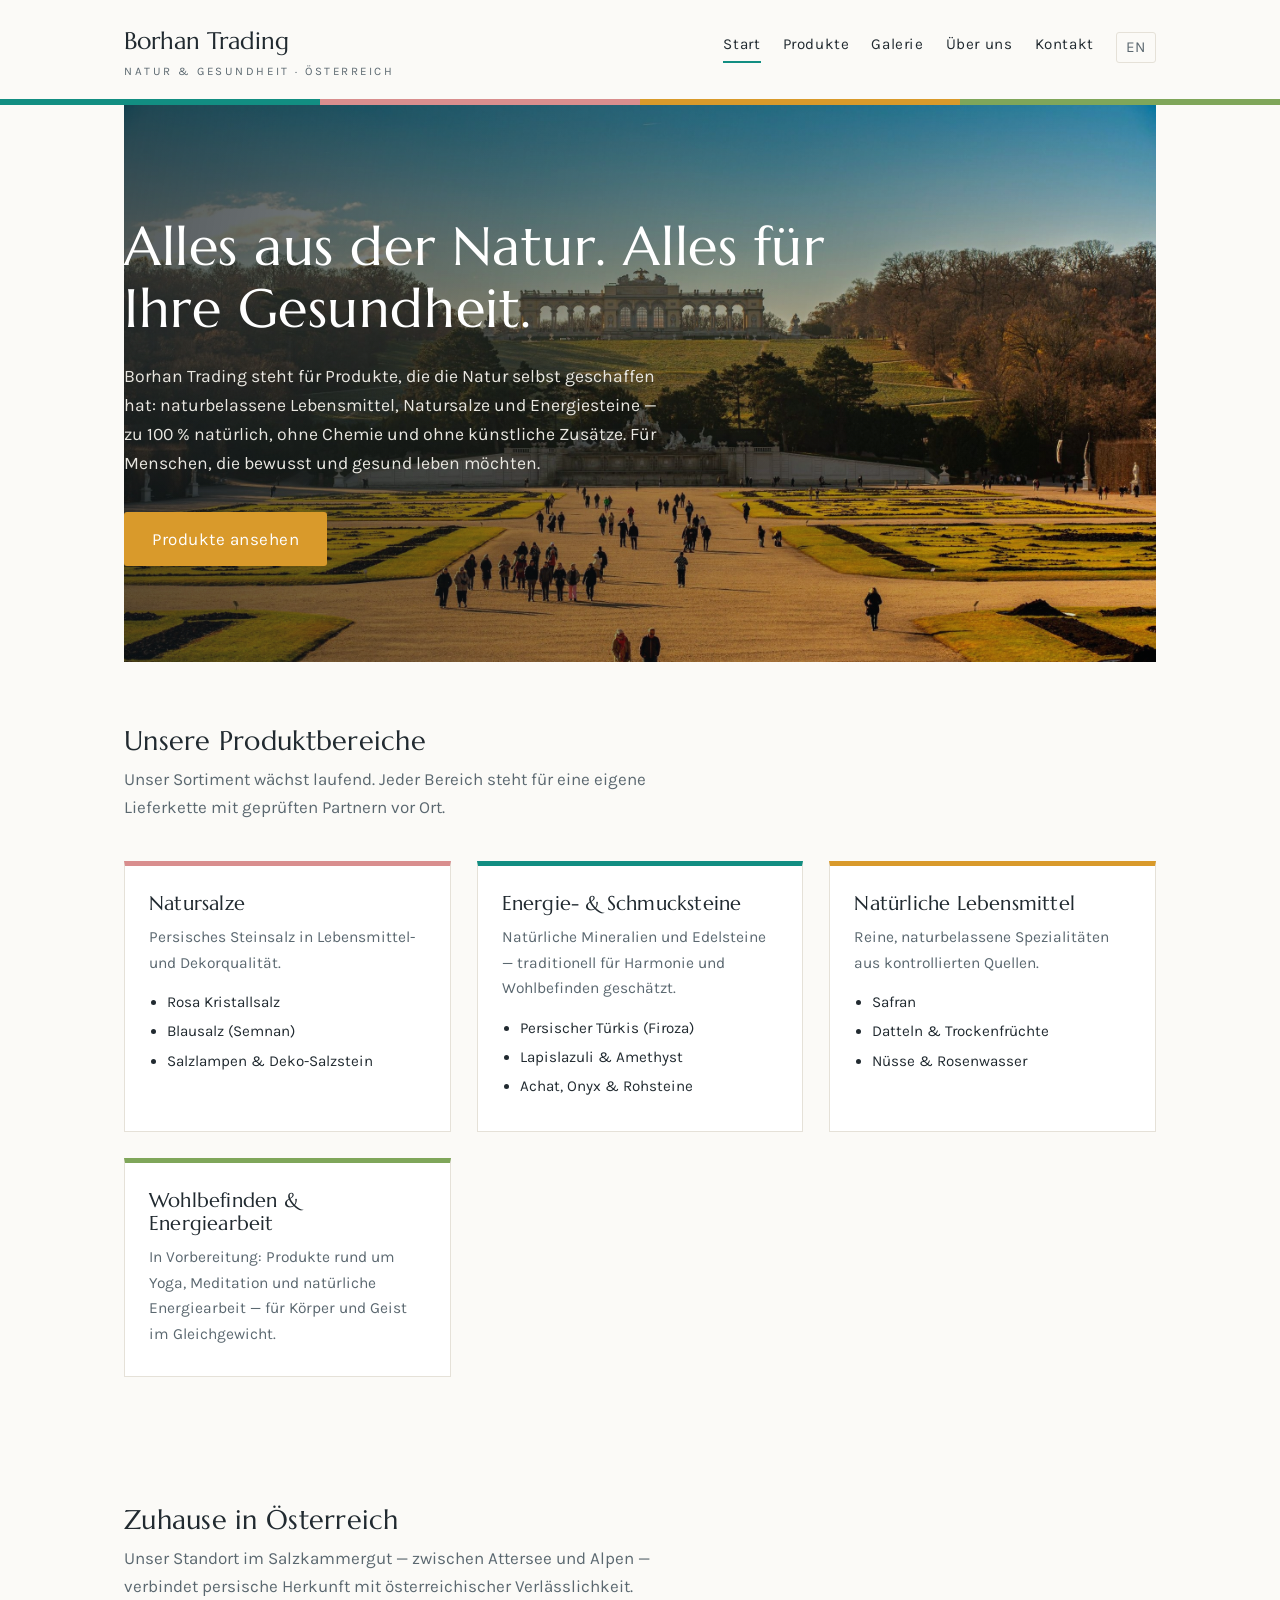
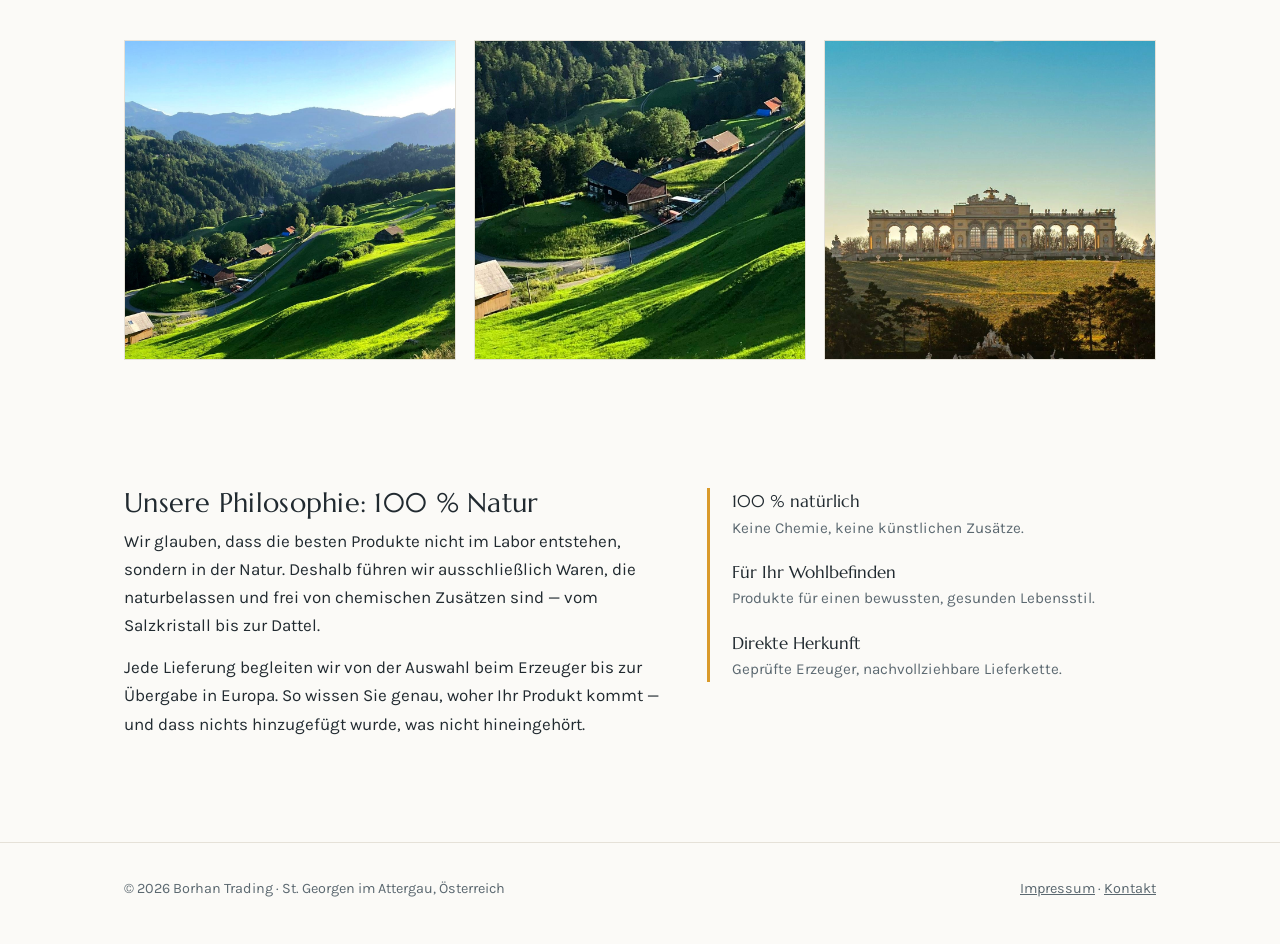
<file: index.html>
<!DOCTYPE html>
<html lang="de">
<head>
  <meta charset="UTF-8">
  <meta name="viewport" content="width=device-width, initial-scale=1.0">
  <title>Borhan Trading — Import &amp; Großhandel | Natursalze, Edelsteine, Lebensmittel</title>
  <meta name="description" content="Borhan Trading importiert ausgewählte Naturprodukte aus dem Iran nach Europa: Natursalze, Edel- und Schmucksteine, Lebensmittel und mehr. Großhandel mit Sitz in Österreich.">
  <link rel="preconnect" href="https://fonts.googleapis.com">
  <link href="https://fonts.googleapis.com/css2?family=Marcellus&family=Karla:wght@400;700&display=swap" rel="stylesheet">
  <link rel="stylesheet" href="css/style.css">
</head>
<body>

<header>
  <div class="wrap">
    <div class="topbar">
      <a class="brand" href="index.html">Borhan Trading
        <small>Natur &amp; Gesundheit · Österreich</small>
      </a>
      <nav aria-label="Hauptnavigation">
        <a href="index.html" aria-current="page">Start</a>
        <a href="produkte.html">Produkte</a>
        <a href="galerie.html">Galerie</a>
        <a href="ueber-uns.html">Über uns</a>
        <a href="kontakt.html">Kontakt</a>
        <a class="lang" href="en/index.html" lang="en">EN</a>
      </nav>
    </div>
  </div>
  <div class="spectrum" aria-hidden="true">
    <span class="s1"></span><span class="s2"></span><span class="s3"></span><span class="s4"></span>
  </div>
</header>

<main>
  <div class="wrap">

    <div class="hero hero-photo">
      <h1>Alles aus der Natur. Alles für Ihre Gesundheit.</h1>
      <p>Borhan Trading steht für Produkte, die die Natur selbst geschaffen hat:
         naturbelassene Lebensmittel, Natursalze und Energiesteine — zu 100 %
         natürlich, ohne Chemie und ohne künstliche Zusätze. Für Menschen,
         die bewusst und gesund leben möchten.</p>
      <a class="cta" href="produkte.html">Produkte ansehen</a>
    </div>

    <section aria-labelledby="cats-title">
      <h2 class="section-title" id="cats-title">Unsere Produktbereiche</h2>
      <p class="section-lead">Unser Sortiment wächst laufend. Jeder Bereich steht
         für eine eigene Lieferkette mit geprüften Partnern vor Ort.</p>

      <!-- برای افزودن دسته‌ی جدید: یک article دیگر کپی کنید و رنگ نوار بالا را عوض کنید -->
      <div class="cats">
        <article class="cat" style="border-top-color: var(--salz);">
          <h3>Natursalze</h3>
          <p>Persisches Steinsalz in Lebensmittel- und Dekorqualität.</p>
          <ul>
            <li>Rosa Kristallsalz</li>
            <li>Blausalz (Semnan)</li>
            <li>Salzlampen &amp; Deko-Salzstein</li>
          </ul>
        </article>

        <article class="cat" style="border-top-color: var(--firoza);">
          <h3>Energie- &amp; Schmucksteine</h3>
          <p>Natürliche Mineralien und Edelsteine — traditionell für Harmonie
             und Wohlbefinden geschätzt.</p>
          <ul>
            <li>Persischer Türkis (Firoza)</li>
            <li>Lapislazuli &amp; Amethyst</li>
            <li>Achat, Onyx &amp; Rohsteine</li>
          </ul>
        </article>

        <article class="cat" style="border-top-color: var(--safran);">
          <h3>Natürliche Lebensmittel</h3>
          <p>Reine, naturbelassene Spezialitäten aus kontrollierten Quellen.</p>
          <ul>
            <li>Safran</li>
            <li>Datteln &amp; Trockenfrüchte</li>
            <li>Nüsse &amp; Rosenwasser</li>
          </ul>
        </article>

        <article class="cat" style="border-top-color: var(--pistazie);">
          <h3>Wohlbefinden &amp; Energiearbeit</h3>
          <p>In Vorbereitung: Produkte rund um Yoga, Meditation und
             natürliche Energiearbeit — für Körper und Geist im Gleichgewicht.</p>
        </article>
      </div>
    </section>

    <section aria-labelledby="austria-title">
      <h2 class="section-title" id="austria-title">Zuhause in Österreich</h2>
      <p class="section-lead">Unser Standort im Salzkammergut — zwischen Attersee
         und Alpen — verbindet persische Herkunft mit österreichischer Verlässlichkeit.</p>
      <div class="photo-row">
        <figure>
          <img src="images/austria-1.jpg" alt="Attersee im Salzkammergut" loading="lazy">
        </figure>
        <figure>
          <img src="images/austria-2.jpg" alt="Hallstatt am Hallstätter See" loading="lazy">
        </figure>
        <figure>
          <img src="images/austria-3.jpg" alt="Österreichische Alpen" loading="lazy">
        </figure>
      </div>
    </section>

    <section aria-labelledby="why-title">
      <div class="split">
        <div>
          <h2 class="section-title" id="why-title">Unsere Philosophie: 100 % Natur</h2>
          <p>Wir glauben, dass die besten Produkte nicht im Labor entstehen,
             sondern in der Natur. Deshalb führen wir ausschließlich Waren,
             die naturbelassen und frei von chemischen Zusätzen sind — vom
             Salzkristall bis zur Dattel.</p>
          <p style="margin-top:14px;">Jede Lieferung begleiten wir von der
             Auswahl beim Erzeuger bis zur Übergabe in Europa. So wissen Sie
             genau, woher Ihr Produkt kommt — und dass nichts hinzugefügt
             wurde, was nicht hineingehört.</p>
        </div>
        <dl class="facts">
          <dt>100 % natürlich</dt>
          <dd>Keine Chemie, keine künstlichen Zusätze.</dd>
          <dt>Für Ihr Wohlbefinden</dt>
          <dd>Produkte für einen bewussten, gesunden Lebensstil.</dd>
          <dt>Direkte Herkunft</dt>
          <dd>Geprüfte Erzeuger, nachvollziehbare Lieferkette.</dd>
        </dl>
      </div>
    </section>

  </div>
</main>

<footer>
  <div class="wrap foot">
    <span>© 2026 Borhan Trading · St. Georgen im Attergau, Österreich</span>
    <span><a href="impressum.html">Impressum</a> · <a href="kontakt.html">Kontakt</a></span>
  </div>
</footer>

</body>
</html>
</file>
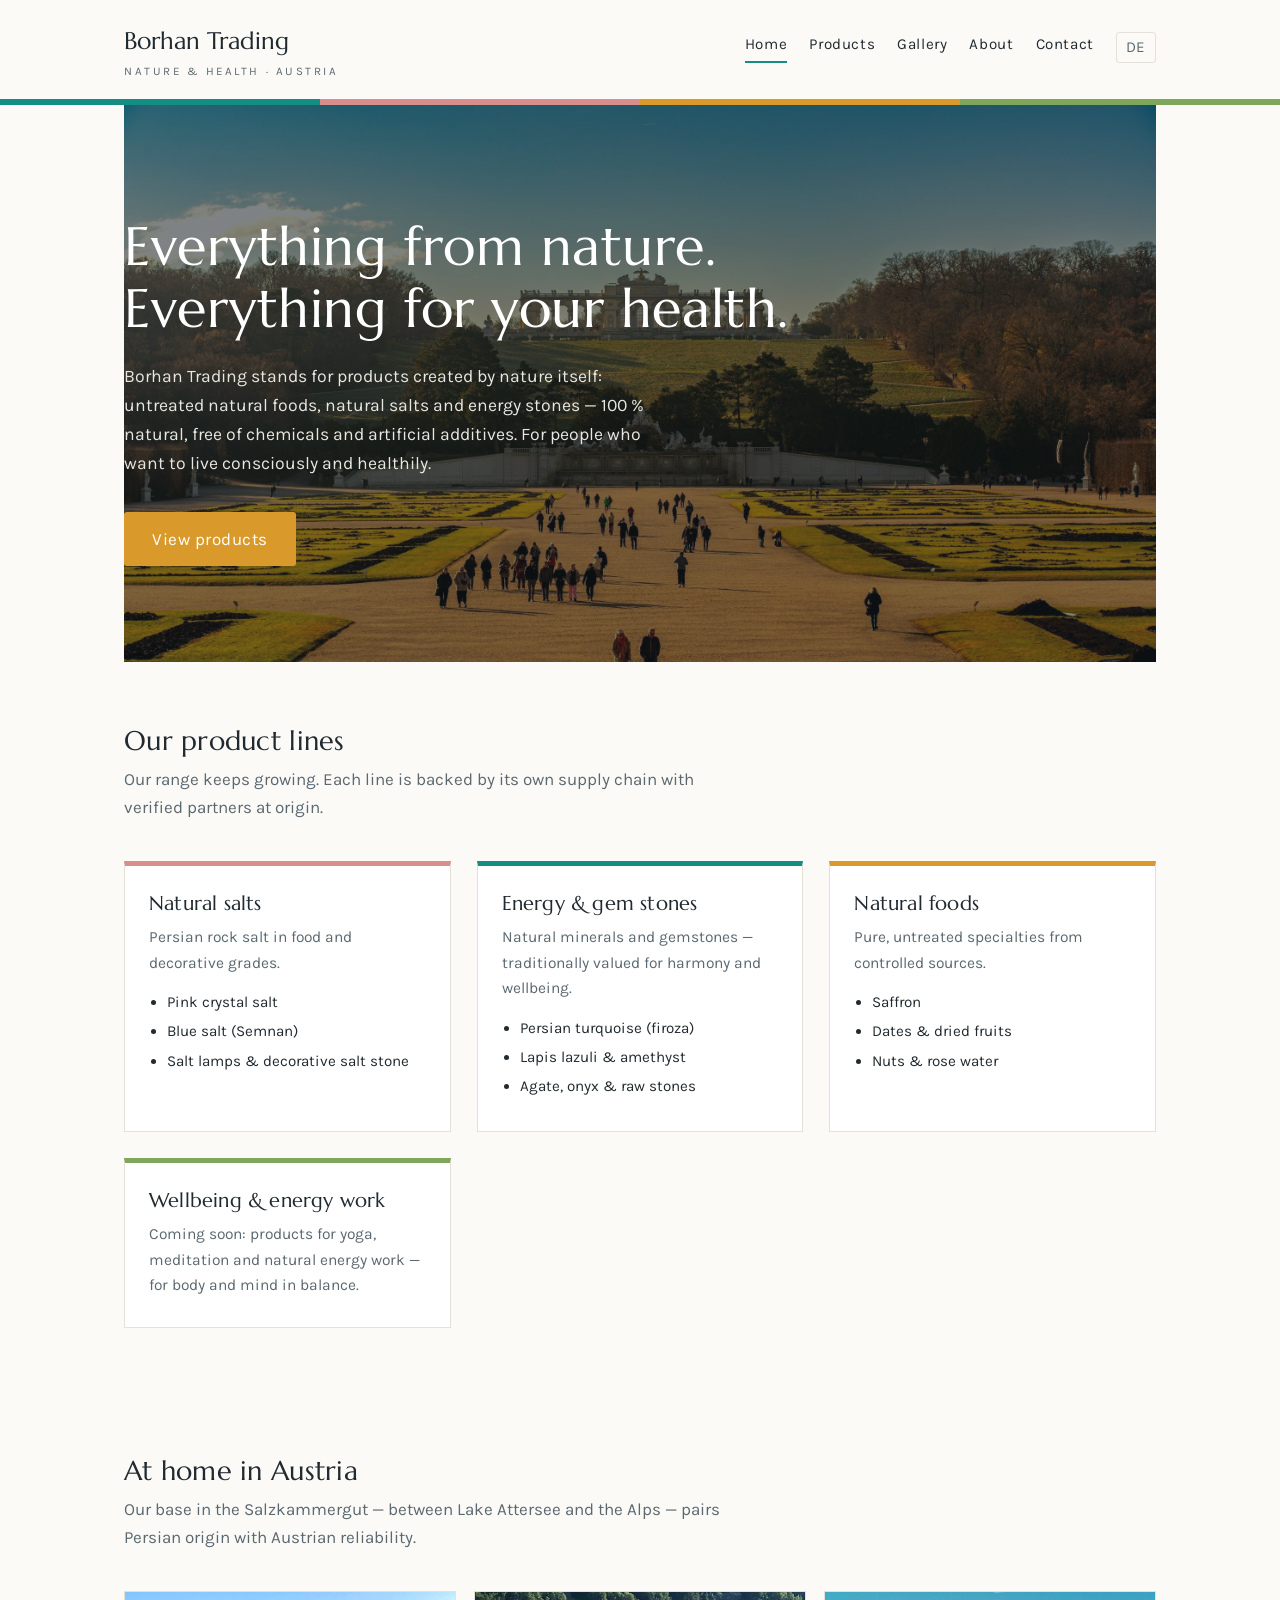
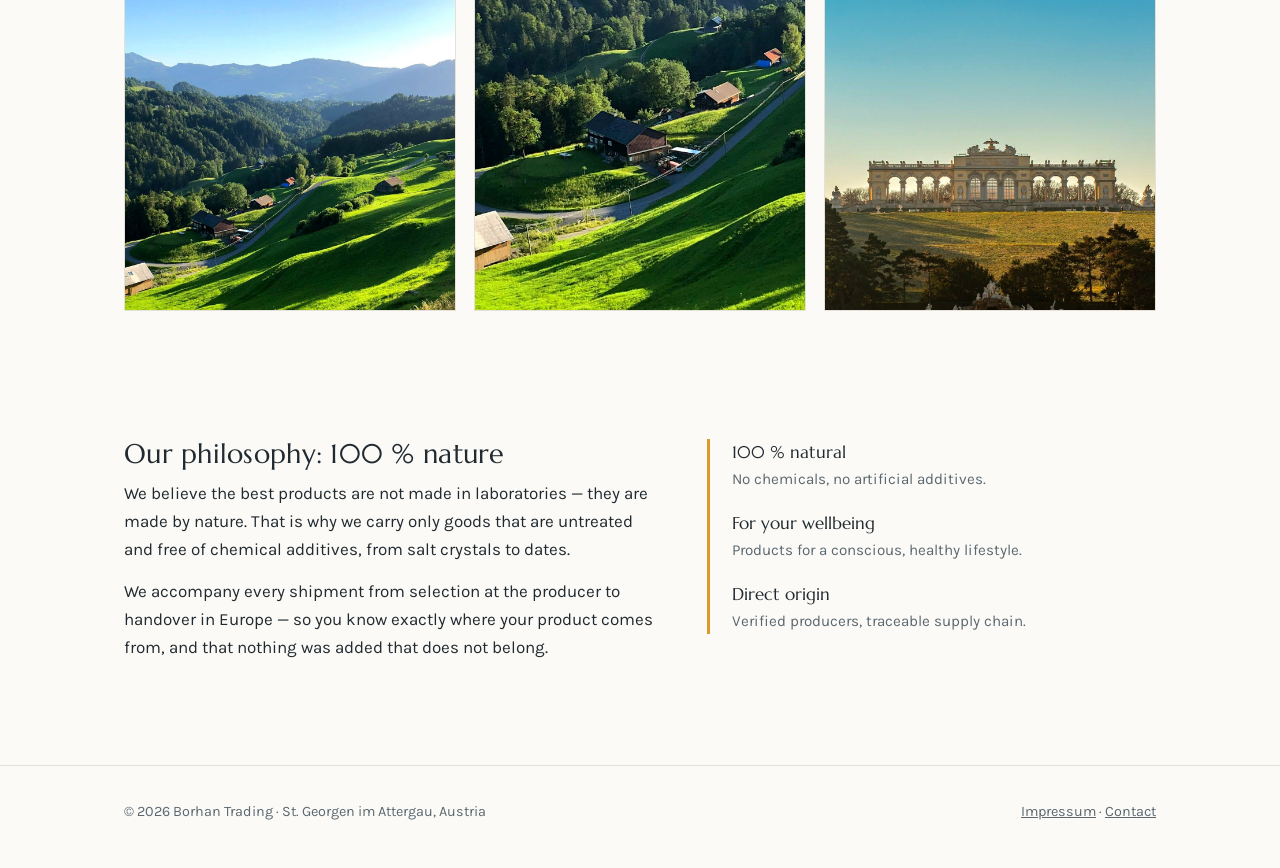
<file: en/index.html>
<!DOCTYPE html>
<html lang="en">
<head>
  <meta charset="UTF-8">
  <meta name="viewport" content="width=device-width, initial-scale=1.0">
  <title>Borhan Trading — Import &amp; Wholesale | Natural Salts, Gemstones, Foods</title>
  <meta name="description" content="Borhan Trading imports selected natural products from Iran to Europe: natural salts, gemstones and decorative stones, food specialties and more. Wholesale, based in Austria.">
  <link rel="preconnect" href="https://fonts.googleapis.com">
  <link href="https://fonts.googleapis.com/css2?family=Marcellus&family=Karla:wght@400;700&display=swap" rel="stylesheet">
  <link rel="stylesheet" href="../css/style.css">
</head>
<body>

<header>
  <div class="wrap">
    <div class="topbar">
      <a class="brand" href="index.html">Borhan Trading
        <small>Nature &amp; Health · Austria</small>
      </a>
      <nav aria-label="Main navigation">
        <a href="index.html" aria-current="page">Home</a>
        <a href="products.html">Products</a>
        <a href="gallery.html">Gallery</a>
        <a href="about.html">About</a>
        <a href="contact.html">Contact</a>
        <a class="lang" href="../index.html" lang="de">DE</a>
      </nav>
    </div>
  </div>
  <div class="spectrum" aria-hidden="true">
    <span class="s1"></span><span class="s2"></span><span class="s3"></span><span class="s4"></span>
  </div>
</header>

<main>
  <div class="wrap">

    <div class="hero hero-photo" style="background-image: linear-gradient(rgba(20,28,32,0.55), rgba(20,28,32,0.55)), url(&#39;../images/hero.jpg&#39;);">
      <h1>Everything from nature. Everything for your health.</h1>
      <p>Borhan Trading stands for products created by nature itself:
         untreated natural foods, natural salts and energy stones — 100 %
         natural, free of chemicals and artificial additives. For people
         who want to live consciously and healthily.</p>
      <a class="cta" href="products.html">View products</a>
    </div>

    <section aria-labelledby="cats-title">
      <h2 class="section-title" id="cats-title">Our product lines</h2>
      <p class="section-lead">Our range keeps growing. Each line is backed by
         its own supply chain with verified partners at origin.</p>

      <div class="cats">
        <article class="cat" style="border-top-color: var(--salz);">
          <h3>Natural salts</h3>
          <p>Persian rock salt in food and decorative grades.</p>
          <ul>
            <li>Pink crystal salt</li>
            <li>Blue salt (Semnan)</li>
            <li>Salt lamps &amp; decorative salt stone</li>
          </ul>
        </article>

        <article class="cat" style="border-top-color: var(--firoza);">
          <h3>Energy &amp; gem stones</h3>
          <p>Natural minerals and gemstones — traditionally valued for
             harmony and wellbeing.</p>
          <ul>
            <li>Persian turquoise (firoza)</li>
            <li>Lapis lazuli &amp; amethyst</li>
            <li>Agate, onyx &amp; raw stones</li>
          </ul>
        </article>

        <article class="cat" style="border-top-color: var(--safran);">
          <h3>Natural foods</h3>
          <p>Pure, untreated specialties from controlled sources.</p>
          <ul>
            <li>Saffron</li>
            <li>Dates &amp; dried fruits</li>
            <li>Nuts &amp; rose water</li>
          </ul>
        </article>

        <article class="cat" style="border-top-color: var(--pistazie);">
          <h3>Wellbeing &amp; energy work</h3>
          <p>Coming soon: products for yoga, meditation and natural energy
             work — for body and mind in balance.</p>
        </article>
      </div>
    </section>

    <section aria-labelledby="austria-title">
      <h2 class="section-title" id="austria-title">At home in Austria</h2>
      <p class="section-lead">Our base in the Salzkammergut — between Lake Attersee
         and the Alps — pairs Persian origin with Austrian reliability.</p>
      <div class="photo-row">
        <figure>
          <img src="../images/austria-1.jpg" alt="Lake Attersee in the Salzkammergut" loading="lazy">
        </figure>
        <figure>
          <img src="../images/austria-2.jpg" alt="Hallstatt on Lake Hallstatt" loading="lazy">
        </figure>
        <figure>
          <img src="../images/austria-3.jpg" alt="Austrian Alps" loading="lazy">
        </figure>
      </div>
    </section>

    <section aria-labelledby="why-title">
      <div class="split">
        <div>
          <h2 class="section-title" id="why-title">Our philosophy: 100 % nature</h2>
          <p>We believe the best products are not made in laboratories —
             they are made by nature. That is why we carry only goods that
             are untreated and free of chemical additives, from salt
             crystals to dates.</p>
          <p style="margin-top:14px;">We accompany every shipment from
             selection at the producer to handover in Europe — so you know
             exactly where your product comes from, and that nothing was
             added that does not belong.</p>
        </div>
        <dl class="facts">
          <dt>100 % natural</dt>
          <dd>No chemicals, no artificial additives.</dd>
          <dt>For your wellbeing</dt>
          <dd>Products for a conscious, healthy lifestyle.</dd>
          <dt>Direct origin</dt>
          <dd>Verified producers, traceable supply chain.</dd>
        </dl>
      </div>
    </section>

  </div>
</main>

<footer>
  <div class="wrap foot">
    <span>© 2026 Borhan Trading · St. Georgen im Attergau, Austria</span>
    <span><a href="../impressum.html">Impressum</a> · <a href="contact.html">Contact</a></span>
  </div>
</footer>

</body>
</html>
</file>
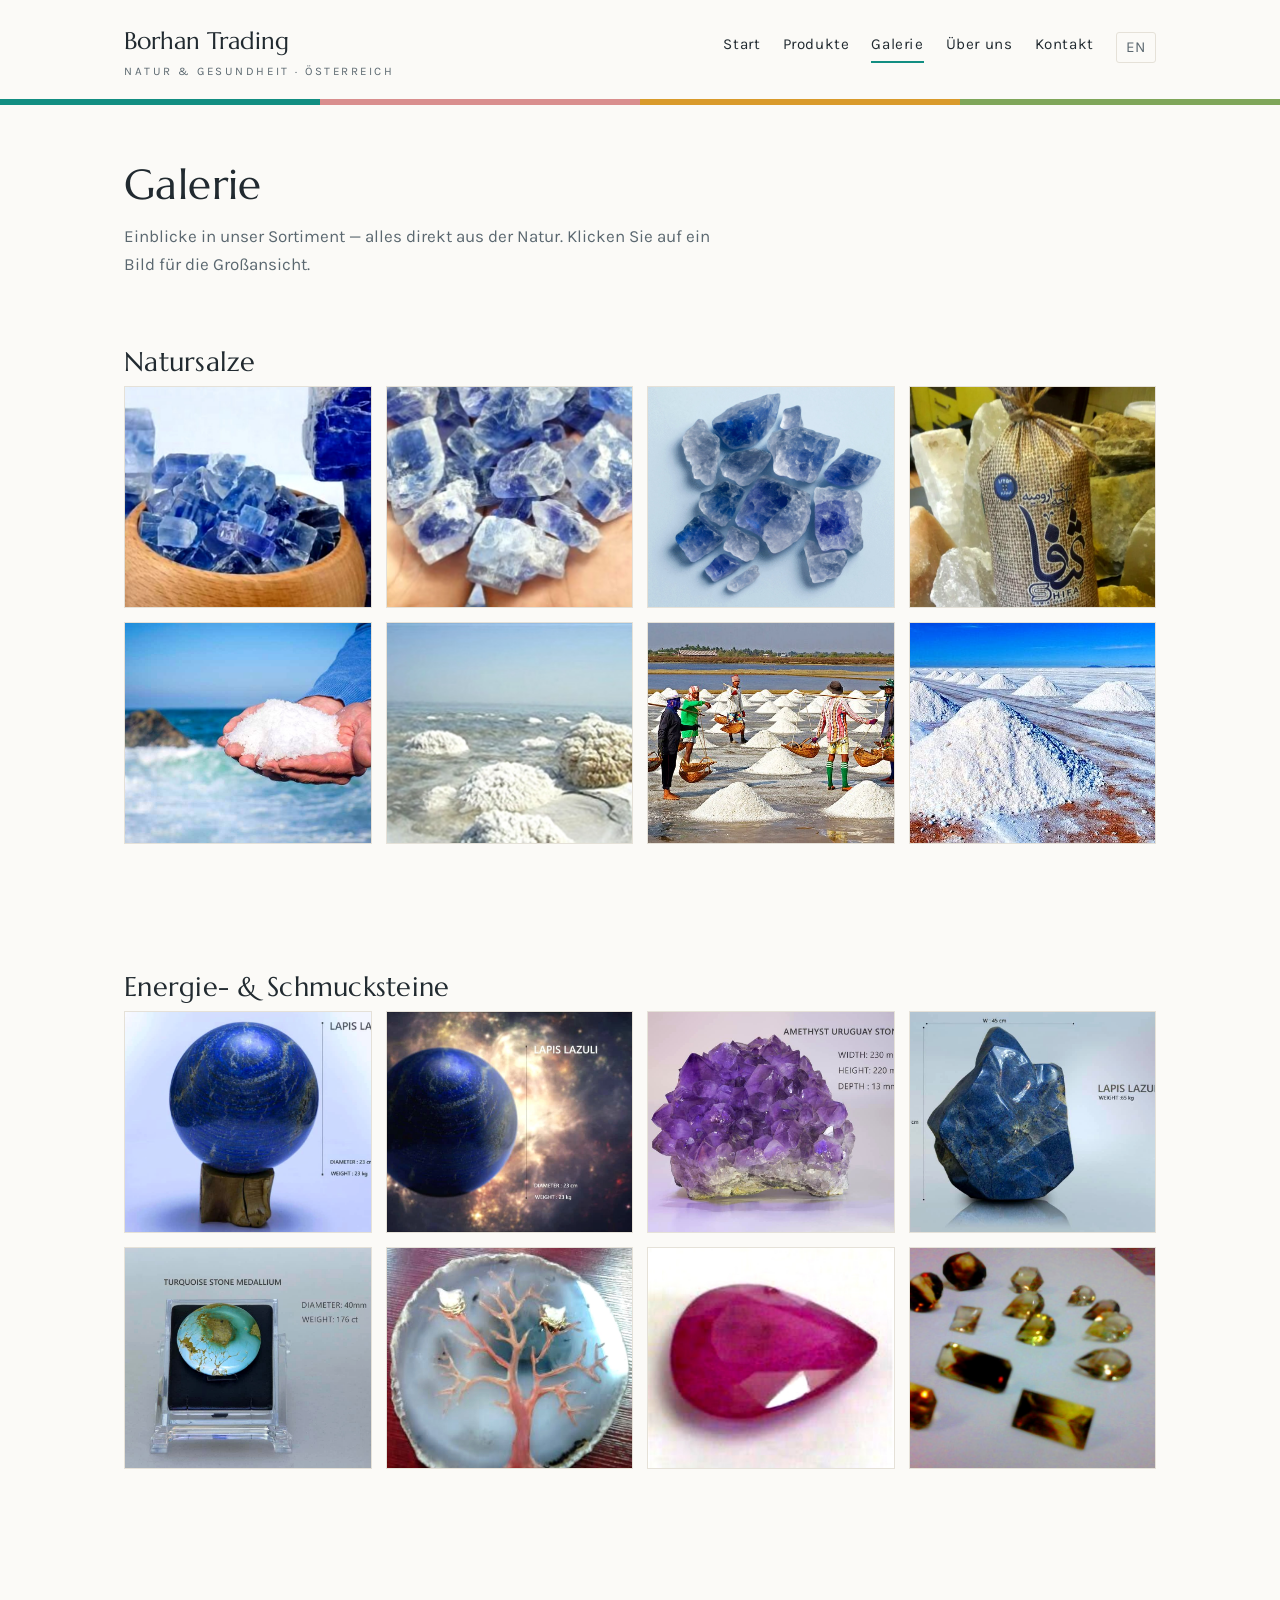
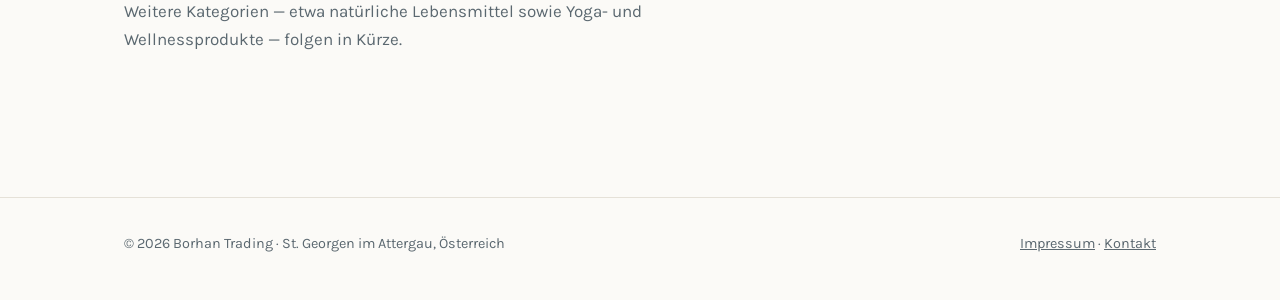
<file: galerie.html>
<!DOCTYPE html>
<html lang="de">
<head>
  <meta charset="UTF-8">
  <meta name="viewport" content="width=device-width, initial-scale=1.0">
  <title>Galerie — Borhan Trading</title>
  <meta name="description" content="Bildergalerie von Borhan Trading: Natursalze, Energie- und Schmucksteine — 100 % natürliche Produkte.">
  <link rel="preconnect" href="https://fonts.googleapis.com">
  <link href="https://fonts.googleapis.com/css2?family=Marcellus&family=Karla:wght@400;700&display=swap" rel="stylesheet">
  <link rel="stylesheet" href="css/style.css">
</head>
<body>

<header>
  <div class="wrap">
    <div class="topbar">
      <a class="brand" href="index.html">Borhan Trading
        <small>Natur &amp; Gesundheit · Österreich</small>
      </a>
      <nav aria-label="Hauptnavigation">
        <a href="index.html">Start</a>
        <a href="produkte.html">Produkte</a>
        <a href="galerie.html" aria-current="page">Galerie</a>
        <a href="ueber-uns.html">Über uns</a>
        <a href="kontakt.html">Kontakt</a>
        <a class="lang" href="en/gallery.html" lang="en">EN</a>
      </nav>
    </div>
  </div>
  <div class="spectrum" aria-hidden="true">
    <span class="s1"></span><span class="s2"></span><span class="s3"></span><span class="s4"></span>
  </div>
</header>

<main>
  <div class="wrap">

    <div class="page-head">
      <h1>Galerie</h1>
      <p class="section-lead" style="margin-top:14px;">Einblicke in unser
         Sortiment — alles direkt aus der Natur. Klicken Sie auf ein Bild
         für die Großansicht.</p>
    </div>

    <section aria-labelledby="g-salz" style="padding-top:20px;">
      <h2 class="section-title" id="g-salz">Natursalze</h2>
      <div class="stone-grid">
        <a href="images/salt-1.jpg"><img src="images/salt-1.jpg" alt="Blaues Kristallsalz in Holzschale" loading="lazy"></a>
        <a href="images/salt-2.jpg"><img src="images/salt-2.jpg" alt="Blausalz-Kristalle, roh" loading="lazy"></a>
        <a href="images/salt-3.jpg"><img src="images/salt-3.jpg" alt="Blausalz-Brocken" loading="lazy"></a>
        <a href="images/salt-4.jpg"><img src="images/salt-4.jpg" alt="Salz vom Urmia-See — Jutebeutel" loading="lazy"></a>
        <a href="images/salt-5.jpg"><img src="images/salt-5.jpg" alt="Meersalz-Flocken" loading="lazy"></a>
        <a href="images/salt-6.jpg"><img src="images/salt-6.jpg" alt="Salzformationen am Urmia-See" loading="lazy"></a>
        <a href="images/salt-7.jpg"><img src="images/salt-7.jpg" alt="Traditionelle Salzernte" loading="lazy"></a>
        <a href="images/salt-8.jpg"><img src="images/salt-8.jpg" alt="Salzhügel in der Salzebene" loading="lazy"></a>
      </div>
    </section>

    <section aria-labelledby="g-steine">
      <h2 class="section-title" id="g-steine">Energie- &amp; Schmucksteine</h2>
      <div class="stone-grid">
        <a href="images/stone-1.jpg"><img src="images/stone-1.jpg" alt="Lapislazuli-Kugel, 23 cm, 23 kg" loading="lazy"></a>
        <a href="images/stone-2.jpg"><img src="images/stone-2.jpg" alt="Lapislazuli-Kugel — Detailansicht" loading="lazy"></a>
        <a href="images/stone-3.jpg"><img src="images/stone-3.jpg" alt="Amethyst-Druse, 230 × 220 mm" loading="lazy"></a>
        <a href="images/stone-4.jpg"><img src="images/stone-4.jpg" alt="Lapislazuli-Rohstein, 65 kg" loading="lazy"></a>
        <a href="images/stone-5.jpg"><img src="images/stone-5.jpg" alt="Türkis-Medaillon, 40 mm, 176 ct" loading="lazy"></a>
        <a href="images/stone-6.jpg"><img src="images/stone-6.jpg" alt="Achatscheibe mit Baummotiv" loading="lazy"></a>
        <a href="images/stone-7.jpg"><img src="images/stone-7.jpg" alt="Rubin im Tropfenschliff" loading="lazy"></a>
        <a href="images/stone-8.jpg"><img src="images/stone-8.jpg" alt="Facettierte Edelsteine — Auswahl" loading="lazy"></a>
      </div>
    </section>

    <section>
      <p class="section-lead">Weitere Kategorien — etwa natürliche
         Lebensmittel sowie Yoga- und Wellnessprodukte — folgen in Kürze.</p>
    </section>

  </div>
</main>

<footer>
  <div class="wrap foot">
    <span>© 2026 Borhan Trading · St. Georgen im Attergau, Österreich</span>
    <span><a href="impressum.html">Impressum</a> · <a href="kontakt.html">Kontakt</a></span>
  </div>
</footer>

</body>
</html>
</file>
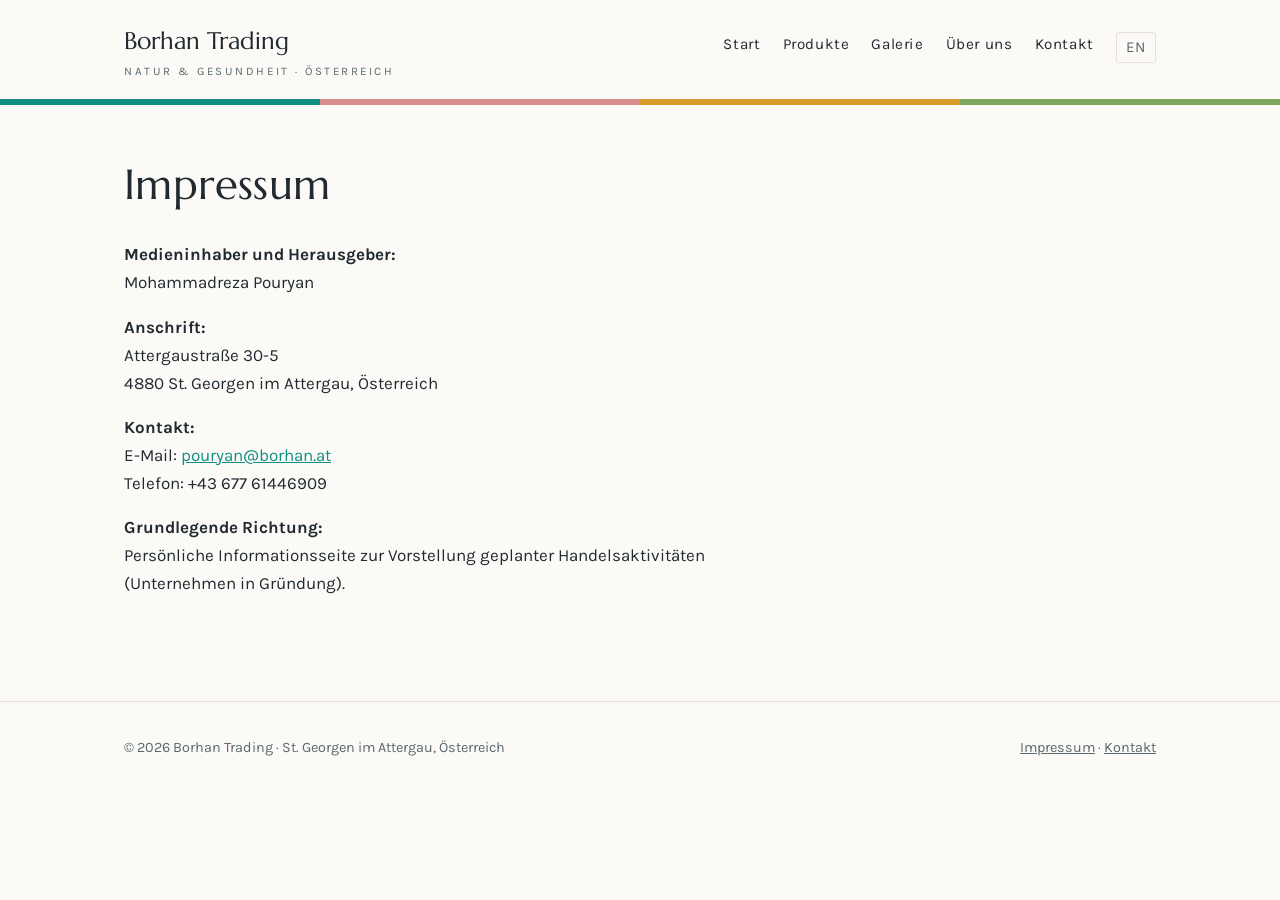
<file: impressum.html>
<!DOCTYPE html>
<html lang="de">
<head>
  <meta charset="UTF-8">
  <meta name="viewport" content="width=device-width, initial-scale=1.0">
  <title>Impressum — Borhan Trading</title>
  <meta name="robots" content="noindex">
  <link rel="preconnect" href="https://fonts.googleapis.com">
  <link href="https://fonts.googleapis.com/css2?family=Marcellus&family=Karla:wght@400;700&display=swap" rel="stylesheet">
  <link rel="stylesheet" href="css/style.css">
</head>
<body>

<header>
  <div class="wrap">
    <div class="topbar">
      <a class="brand" href="index.html">Borhan Trading
        <small>Natur &amp; Gesundheit · Österreich</small>
      </a>
      <nav aria-label="Hauptnavigation">
        <a href="index.html">Start</a>
        <a href="produkte.html">Produkte</a>
        <a href="galerie.html">Galerie</a>
        <a href="ueber-uns.html">Über uns</a>
        <a href="kontakt.html">Kontakt</a>
        <a class="lang" href="en/index.html" lang="en">EN</a>
      </nav>
    </div>
  </div>
  <div class="spectrum" aria-hidden="true">
    <span class="s1"></span><span class="s2"></span><span class="s3"></span><span class="s4"></span>
  </div>
</header>

<main>
  <div class="wrap">

    <div class="page-head">
      <h1>Impressum</h1>
    </div>

    <section style="padding-top:24px; max-width:640px;">
      <!-- توجه: طبق قانون اتریش (§5 ECG و §25 MedienG) این اطلاعات باید کامل و دقیق باشد.
           موارد TODO را حتماً با اطلاعات رسمی ثبت شرکت پر کنید. -->
      <p><strong>Medieninhaber und Herausgeber:</strong><br>
         <!-- TODO: نام رسمی شرکت یا شخص طبق ثبت (z.B. Mohammadreza Pouryan e.U.) -->
         Mohammadreza Pouryan</p>

      <p style="margin-top:16px;"><strong>Anschrift:</strong><br>
         Attergaustraße 30-5<br>
         4880 St. Georgen im Attergau, Österreich</p>

      <p style="margin-top:16px;"><strong>Kontakt:</strong><br>
         E-Mail: <a href="mailto:pouryan@borhan.at">pouryan@borhan.at</a><br>
         Telefon: +43 677 61446909</p>

      <p style="margin-top:16px;"><strong>Grundlegende Richtung:</strong><br>
         Persönliche Informationsseite zur Vorstellung geplanter
         Handelsaktivitäten (Unternehmen in Gründung).</p>

      <!-- توجه: بعد از ثبت رسمی شرکت (Gewerbeanmeldung) این بخش‌ها را اضافه کن:
           UID-Nummer، GISA-Zahl، عضویت WKO و لینک پلتفرم ODR اتحادیه اروپا -->
    </section>

  </div>
</main>

<footer>
  <div class="wrap foot">
    <span>© 2026 Borhan Trading · St. Georgen im Attergau, Österreich</span>
    <span><a href="impressum.html">Impressum</a> · <a href="kontakt.html">Kontakt</a></span>
  </div>
</footer>

</body>
</html>
</file>
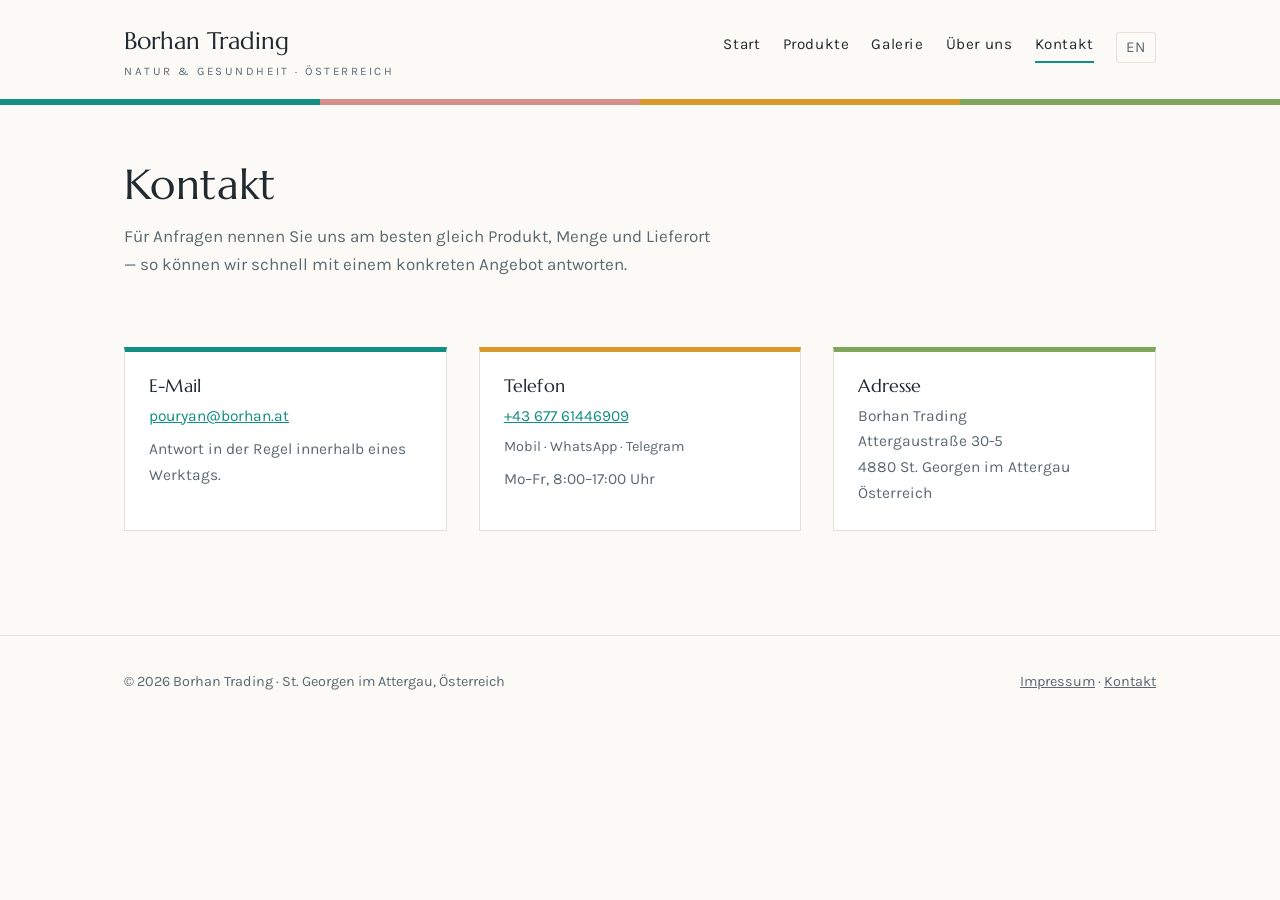
<file: kontakt.html>
<!DOCTYPE html>
<html lang="de">
<head>
  <meta charset="UTF-8">
  <meta name="viewport" content="width=device-width, initial-scale=1.0">
  <title>Kontakt — Borhan Trading</title>
  <meta name="description" content="Kontaktieren Sie Borhan Trading für Anfragen zu Natursalzen, Edelsteinen, Lebensmitteln und individueller Beschaffung.">
  <link rel="preconnect" href="https://fonts.googleapis.com">
  <link href="https://fonts.googleapis.com/css2?family=Marcellus&family=Karla:wght@400;700&display=swap" rel="stylesheet">
  <link rel="stylesheet" href="css/style.css">
</head>
<body>

<header>
  <div class="wrap">
    <div class="topbar">
      <a class="brand" href="index.html">Borhan Trading
        <small>Natur &amp; Gesundheit · Österreich</small>
      </a>
      <nav aria-label="Hauptnavigation">
        <a href="index.html">Start</a>
        <a href="produkte.html">Produkte</a>
        <a href="galerie.html">Galerie</a>
        <a href="ueber-uns.html">Über uns</a>
        <a href="kontakt.html" aria-current="page">Kontakt</a>
        <a class="lang" href="en/contact.html" lang="en">EN</a>
      </nav>
    </div>
  </div>
  <div class="spectrum" aria-hidden="true">
    <span class="s1"></span><span class="s2"></span><span class="s3"></span><span class="s4"></span>
  </div>
</header>

<main>
  <div class="wrap">

    <div class="page-head">
      <h1>Kontakt</h1>
      <p class="section-lead" style="margin-top:14px;">Für Anfragen nennen Sie
         uns am besten gleich Produkt, Menge und Lieferort — so können wir
         schnell mit einem konkreten Angebot antworten.</p>
    </div>

    <section style="padding-top:20px;">
      <div class="contact-grid">
        <div class="contact-card" style="border-top:5px solid var(--firoza);">
          <h3>E-Mail</h3>
          <p><a href="mailto:pouryan@borhan.at">pouryan@borhan.at</a></p>
          <p style="margin-top:8px;">Antwort in der Regel innerhalb eines Werktags.</p>
        </div>

        <div class="contact-card" style="border-top:5px solid var(--safran);">
          <h3>Telefon</h3>
          <!-- TODO: شماره تلفن را اینجا وارد کنید -->
          <p><a href="tel:+4367761446909">+43 677 61446909</a></p>
          <p style="margin-top:6px;font-size:0.9rem;">Mobil · WhatsApp · Telegram</p>
          <p style="margin-top:8px;">Mo–Fr, 8:00–17:00 Uhr</p>
        </div>

        <div class="contact-card" style="border-top:5px solid var(--pistazie);">
          <h3>Adresse</h3>
          <p>Borhan Trading<br>
             Attergaustraße 30-5<br>
             4880 St. Georgen im Attergau<br>
             Österreich</p>
        </div>
      </div>
    </section>

  </div>
</main>

<footer>
  <div class="wrap foot">
    <span>© 2026 Borhan Trading · St. Georgen im Attergau, Österreich</span>
    <span><a href="impressum.html">Impressum</a> · <a href="kontakt.html">Kontakt</a></span>
  </div>
</footer>

</body>
</html>
</file>
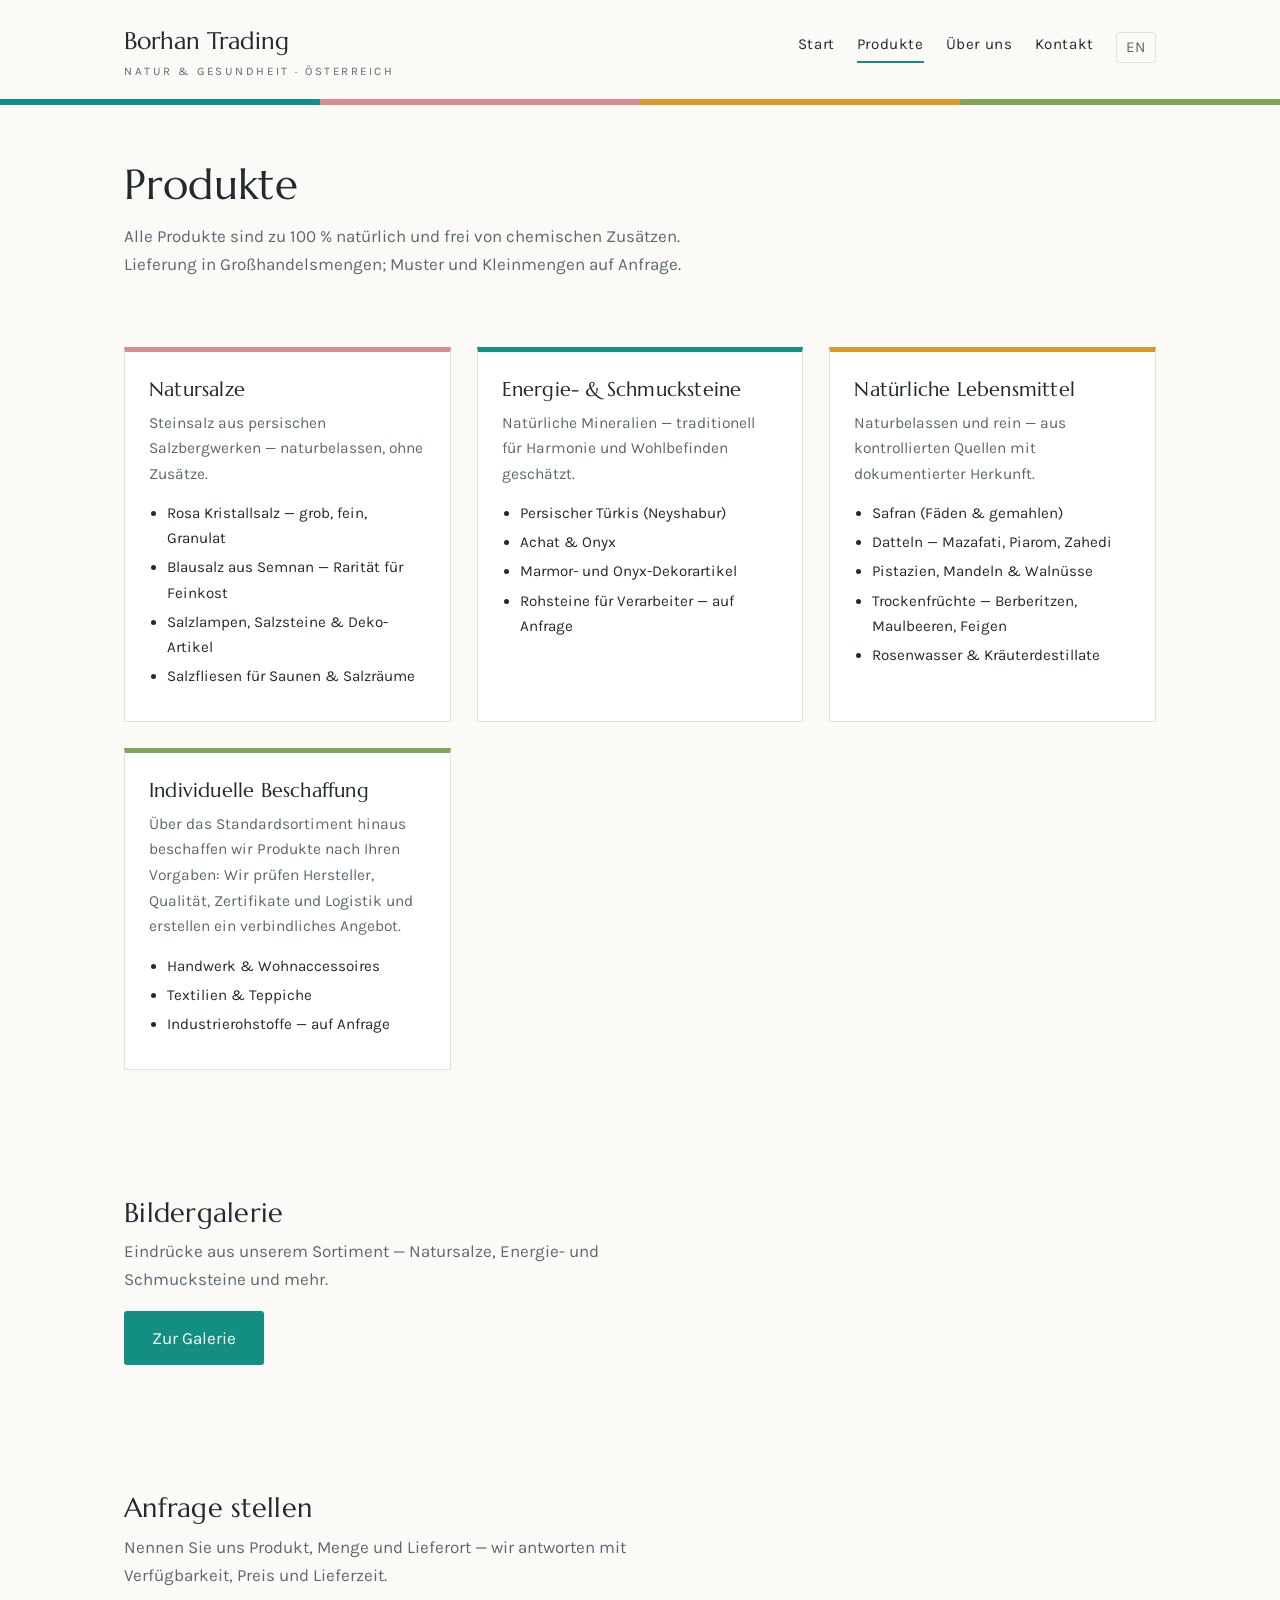
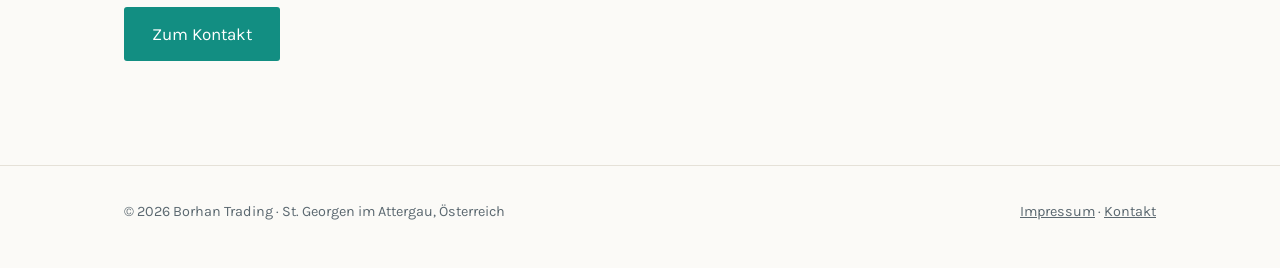
<file: produkte.html>
<!DOCTYPE html>
<html lang="de">
<head>
  <meta charset="UTF-8">
  <meta name="viewport" content="width=device-width, initial-scale=1.0">
  <title>Produkte — Borhan Trading</title>
  <meta name="description" content="Produktbereiche von Borhan Trading: Natursalze, Edel- und Schmucksteine, Lebensmittel und individuelle Beschaffung aus dem Iran.">
  <link rel="preconnect" href="https://fonts.googleapis.com">
  <link href="https://fonts.googleapis.com/css2?family=Marcellus&family=Karla:wght@400;700&display=swap" rel="stylesheet">
  <link rel="stylesheet" href="css/style.css">
</head>
<body>

<header>
  <div class="wrap">
    <div class="topbar">
      <a class="brand" href="index.html">Borhan Trading
        <small>Natur &amp; Gesundheit · Österreich</small>
      </a>
      <nav aria-label="Hauptnavigation">
        <a href="index.html">Start</a>
        <a href="produkte.html" aria-current="page">Produkte</a>
        <a href="ueber-uns.html">Über uns</a>
        <a href="kontakt.html">Kontakt</a>
        <a class="lang" href="en/products.html" lang="en">EN</a>
      </nav>
    </div>
  </div>
  <div class="spectrum" aria-hidden="true">
    <span class="s1"></span><span class="s2"></span><span class="s3"></span><span class="s4"></span>
  </div>
</header>

<main>
  <div class="wrap">

    <div class="page-head">
      <h1>Produkte</h1>
      <p class="section-lead" style="margin-top:14px;">Alle Produkte sind zu 100 %
         natürlich und frei von chemischen Zusätzen. Lieferung in
         Großhandelsmengen; Muster und Kleinmengen auf Anfrage.</p>
    </div>

    <section style="padding-top:20px;">
      <!-- هر دسته یک کارت است؛ برای محصول جدید فقط یک کارت اضافه کنید -->
      <div class="cats">

        <article class="cat" style="border-top-color: var(--salz);">
          <h3>Natursalze</h3>
          <p>Steinsalz aus persischen Salzbergwerken — naturbelassen, ohne Zusätze.</p>
          <ul>
            <li>Rosa Kristallsalz — grob, fein, Granulat</li>
            <li>Blausalz aus Semnan — Rarität für Feinkost</li>
            <li>Salzlampen, Salzsteine &amp; Deko-Artikel</li>
            <li>Salzfliesen für Saunen &amp; Salzräume</li>
          </ul>
        </article>

        <article class="cat" style="border-top-color: var(--firoza);">
          <h3>Energie- &amp; Schmucksteine</h3>
          <p>Natürliche Mineralien — traditionell für Harmonie und Wohlbefinden geschätzt.</p>
          <ul>
            <li>Persischer Türkis (Neyshabur)</li>
            <li>Achat &amp; Onyx</li>
            <li>Marmor- und Onyx-Dekorartikel</li>
            <li>Rohsteine für Verarbeiter — auf Anfrage</li>
          </ul>
        </article>

        <article class="cat" style="border-top-color: var(--safran);">
          <h3>Natürliche Lebensmittel</h3>
          <p>Naturbelassen und rein — aus kontrollierten Quellen mit dokumentierter Herkunft.</p>
          <ul>
            <li>Safran (Fäden &amp; gemahlen)</li>
            <li>Datteln — Mazafati, Piarom, Zahedi</li>
            <li>Pistazien, Mandeln &amp; Walnüsse</li>
            <li>Trockenfrüchte — Berberitzen, Maulbeeren, Feigen</li>
            <li>Rosenwasser &amp; Kräuterdestillate</li>
          </ul>
        </article>

        <article class="cat" style="border-top-color: var(--pistazie);">
          <h3>Individuelle Beschaffung</h3>
          <p>Über das Standardsortiment hinaus beschaffen wir Produkte nach
             Ihren Vorgaben: Wir prüfen Hersteller, Qualität, Zertifikate und
             Logistik und erstellen ein verbindliches Angebot.</p>
          <ul>
            <li>Handwerk &amp; Wohnaccessoires</li>
            <li>Textilien &amp; Teppiche</li>
            <li>Industrierohstoffe — auf Anfrage</li>
          </ul>
        </article>

      </div>
    </section>

    <section aria-labelledby="gal-teaser">
      <h2 class="section-title" id="gal-teaser">Bildergalerie</h2>
      <p class="section-lead" style="margin-bottom:18px;">Eindrücke aus unserem
         Sortiment — Natursalze, Energie- und Schmucksteine und mehr.</p>
      <a class="cta" href="galerie.html" style="display:inline-block;background:var(--firoza);color:#fff;text-decoration:none;padding:13px 28px;border-radius:3px;">Zur Galerie</a>
    </section>

    <section>
      <h2 class="section-title">Anfrage stellen</h2>
      <p class="section-lead" style="margin-bottom:18px;">Nennen Sie uns Produkt,
         Menge und Lieferort — wir antworten mit Verfügbarkeit, Preis und Lieferzeit.</p>
      <a class="cta" href="kontakt.html" style="display:inline-block;background:var(--firoza);color:#fff;text-decoration:none;padding:13px 28px;border-radius:3px;">Zum Kontakt</a>
    </section>

  </div>
</main>

<footer>
  <div class="wrap foot">
    <span>© 2026 Borhan Trading · St. Georgen im Attergau, Österreich</span>
    <span><a href="impressum.html">Impressum</a> · <a href="kontakt.html">Kontakt</a></span>
  </div>
</footer>

</body>
</html>
</file>
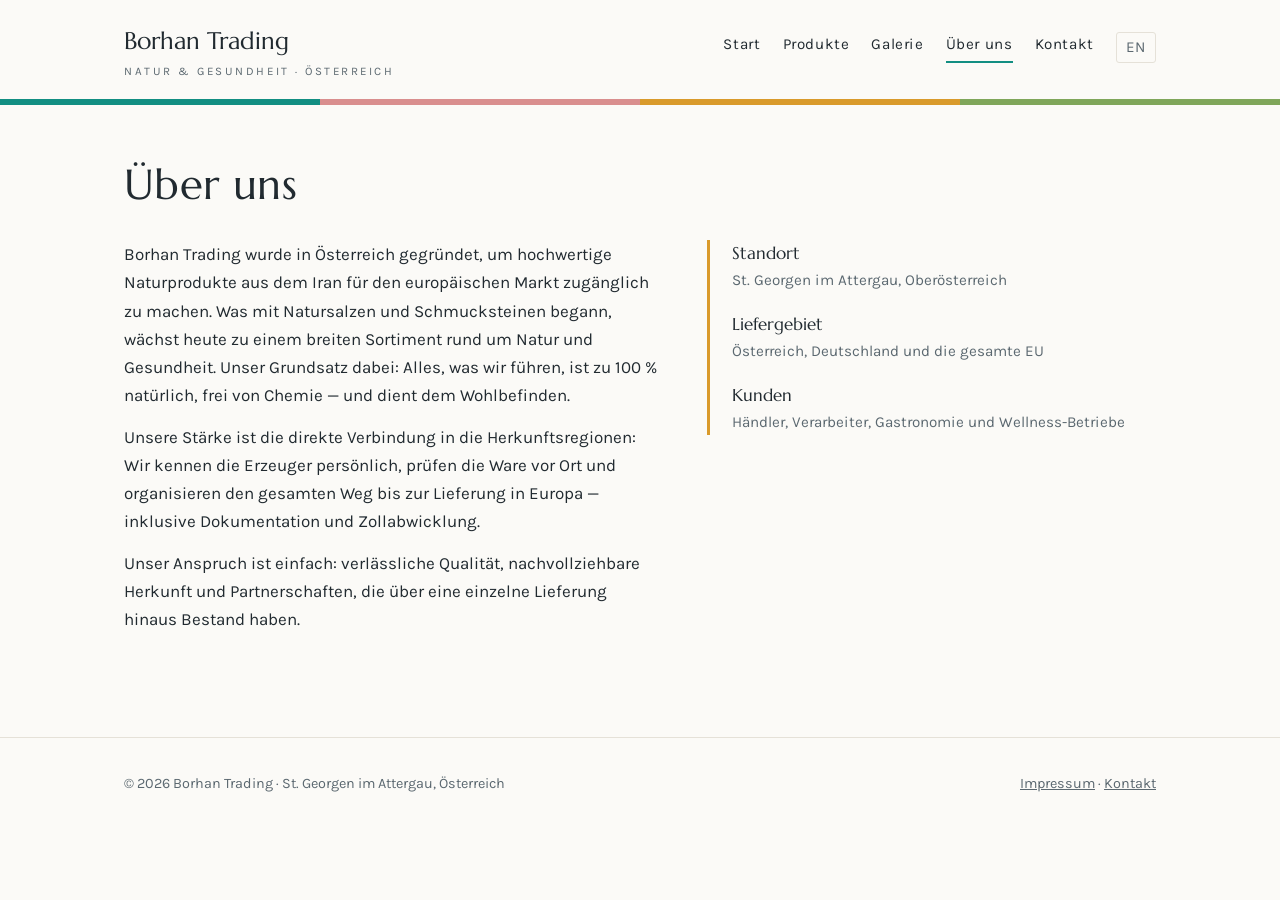
<file: ueber-uns.html>
<!DOCTYPE html>
<html lang="de">
<head>
  <meta charset="UTF-8">
  <meta name="viewport" content="width=device-width, initial-scale=1.0">
  <title>Über uns — Borhan Trading</title>
  <meta name="description" content="Borhan Trading ist ein österreichisches Import- und Großhandelsunternehmen mit direkten Lieferketten in den Iran.">
  <link rel="preconnect" href="https://fonts.googleapis.com">
  <link href="https://fonts.googleapis.com/css2?family=Marcellus&family=Karla:wght@400;700&display=swap" rel="stylesheet">
  <link rel="stylesheet" href="css/style.css">
</head>
<body>

<header>
  <div class="wrap">
    <div class="topbar">
      <a class="brand" href="index.html">Borhan Trading
        <small>Natur &amp; Gesundheit · Österreich</small>
      </a>
      <nav aria-label="Hauptnavigation">
        <a href="index.html">Start</a>
        <a href="produkte.html">Produkte</a>
        <a href="galerie.html">Galerie</a>
        <a href="ueber-uns.html" aria-current="page">Über uns</a>
        <a href="kontakt.html">Kontakt</a>
        <a class="lang" href="en/about.html" lang="en">EN</a>
      </nav>
    </div>
  </div>
  <div class="spectrum" aria-hidden="true">
    <span class="s1"></span><span class="s2"></span><span class="s3"></span><span class="s4"></span>
  </div>
</header>

<main>
  <div class="wrap">

    <div class="page-head">
      <h1>Über uns</h1>
    </div>

    <section style="padding-top:24px;">
      <div class="split">
        <div>
          <p>Borhan Trading wurde in Österreich gegründet, um hochwertige
             Naturprodukte aus dem Iran für den europäischen Markt zugänglich
             zu machen. Was mit Natursalzen und Schmucksteinen begann, wächst
             heute zu einem breiten Sortiment rund um Natur und Gesundheit.
             Unser Grundsatz dabei: Alles, was wir führen, ist zu 100 %
             natürlich, frei von Chemie — und dient dem Wohlbefinden.</p>
          <p style="margin-top:14px;">Unsere Stärke ist die direkte Verbindung
             in die Herkunftsregionen: Wir kennen die Erzeuger persönlich,
             prüfen die Ware vor Ort und organisieren den gesamten Weg bis
             zur Lieferung in Europa — inklusive Dokumentation und Zollabwicklung.</p>
          <p style="margin-top:14px;">Unser Anspruch ist einfach: verlässliche
             Qualität, nachvollziehbare Herkunft und Partnerschaften, die über
             eine einzelne Lieferung hinaus Bestand haben.</p>
        </div>
        <dl class="facts">
          <dt>Standort</dt>
          <dd>St. Georgen im Attergau, Oberösterreich</dd>
          <dt>Liefergebiet</dt>
          <dd>Österreich, Deutschland und die gesamte EU</dd>
          <dt>Kunden</dt>
          <dd>Händler, Verarbeiter, Gastronomie und Wellness-Betriebe</dd>
        </dl>
      </div>
    </section>

  </div>
</main>

<footer>
  <div class="wrap foot">
    <span>© 2026 Borhan Trading · St. Georgen im Attergau, Österreich</span>
    <span><a href="impressum.html">Impressum</a> · <a href="kontakt.html">Kontakt</a></span>
  </div>
</footer>

</body>
</html>
</file>
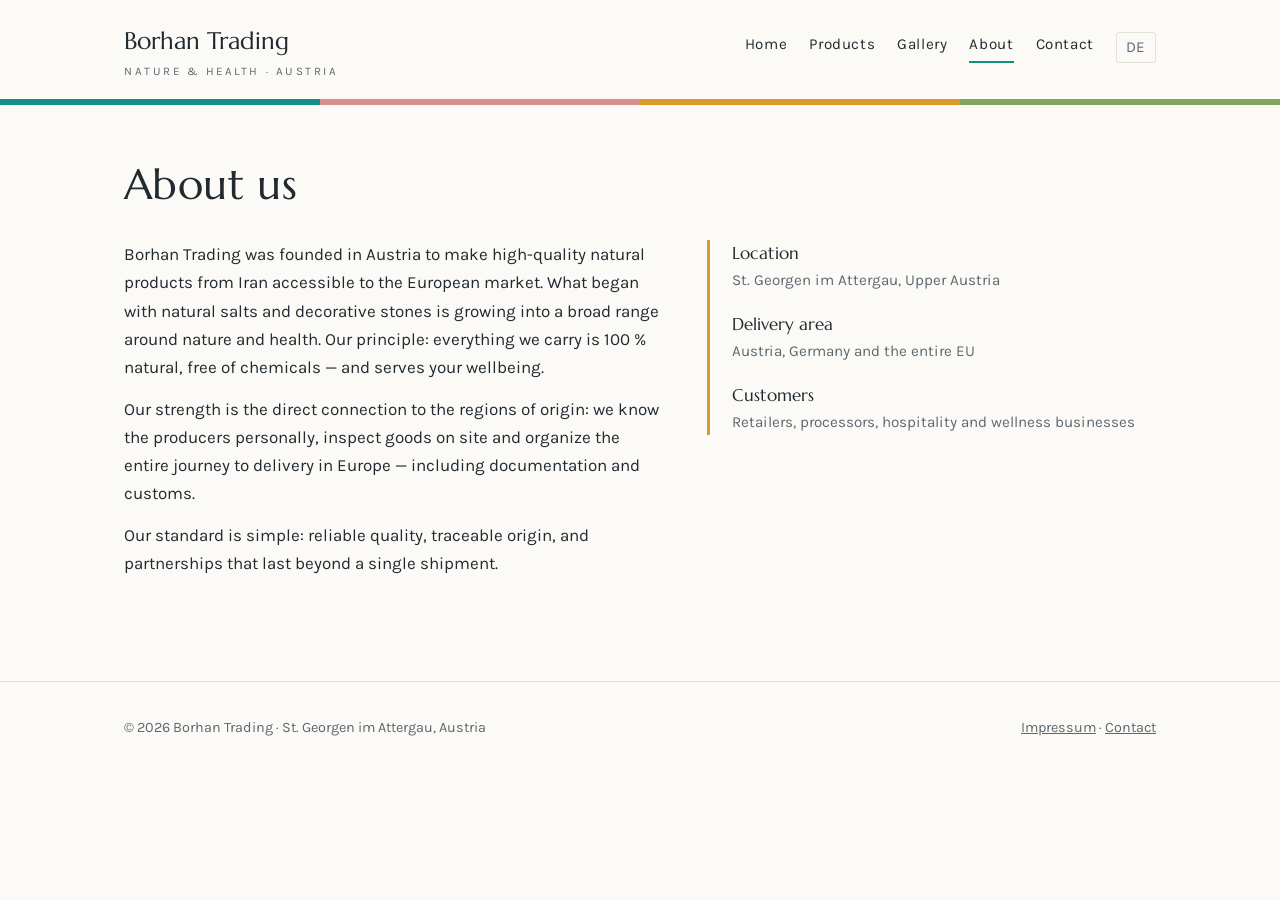
<file: en/about.html>
<!DOCTYPE html>
<html lang="en">
<head>
  <meta charset="UTF-8">
  <meta name="viewport" content="width=device-width, initial-scale=1.0">
  <title>About — Borhan Trading</title>
  <meta name="description" content="Borhan Trading is an Austrian import and wholesale company with direct supply chains to Iran.">
  <link rel="preconnect" href="https://fonts.googleapis.com">
  <link href="https://fonts.googleapis.com/css2?family=Marcellus&family=Karla:wght@400;700&display=swap" rel="stylesheet">
  <link rel="stylesheet" href="../css/style.css">
</head>
<body>

<header>
  <div class="wrap">
    <div class="topbar">
      <a class="brand" href="index.html">Borhan Trading
        <small>Nature &amp; Health · Austria</small>
      </a>
      <nav aria-label="Main navigation">
        <a href="index.html">Home</a>
        <a href="products.html">Products</a>
        <a href="gallery.html">Gallery</a>
        <a href="about.html" aria-current="page">About</a>
        <a href="contact.html">Contact</a>
        <a class="lang" href="../ueber-uns.html" lang="de">DE</a>
      </nav>
    </div>
  </div>
  <div class="spectrum" aria-hidden="true">
    <span class="s1"></span><span class="s2"></span><span class="s3"></span><span class="s4"></span>
  </div>
</header>

<main>
  <div class="wrap">

    <div class="page-head">
      <h1>About us</h1>
    </div>

    <section style="padding-top:24px;">
      <div class="split">
        <div>
          <p>Borhan Trading was founded in Austria to make high-quality
             natural products from Iran accessible to the European market.
             What began with natural salts and decorative stones is growing
             into a broad range around nature and health. Our principle:
             everything we carry is 100 % natural, free of chemicals — and
             serves your wellbeing.</p>
          <p style="margin-top:14px;">Our strength is the direct connection
             to the regions of origin: we know the producers personally,
             inspect goods on site and organize the entire journey to
             delivery in Europe — including documentation and customs.</p>
          <p style="margin-top:14px;">Our standard is simple: reliable
             quality, traceable origin, and partnerships that last beyond
             a single shipment.</p>
        </div>
        <dl class="facts">
          <dt>Location</dt>
          <dd>St. Georgen im Attergau, Upper Austria</dd>
          <dt>Delivery area</dt>
          <dd>Austria, Germany and the entire EU</dd>
          <dt>Customers</dt>
          <dd>Retailers, processors, hospitality and wellness businesses</dd>
        </dl>
      </div>
    </section>

  </div>
</main>

<footer>
  <div class="wrap foot">
    <span>© 2026 Borhan Trading · St. Georgen im Attergau, Austria</span>
    <span><a href="../impressum.html">Impressum</a> · <a href="contact.html">Contact</a></span>
  </div>
</footer>

</body>
</html>
</file>
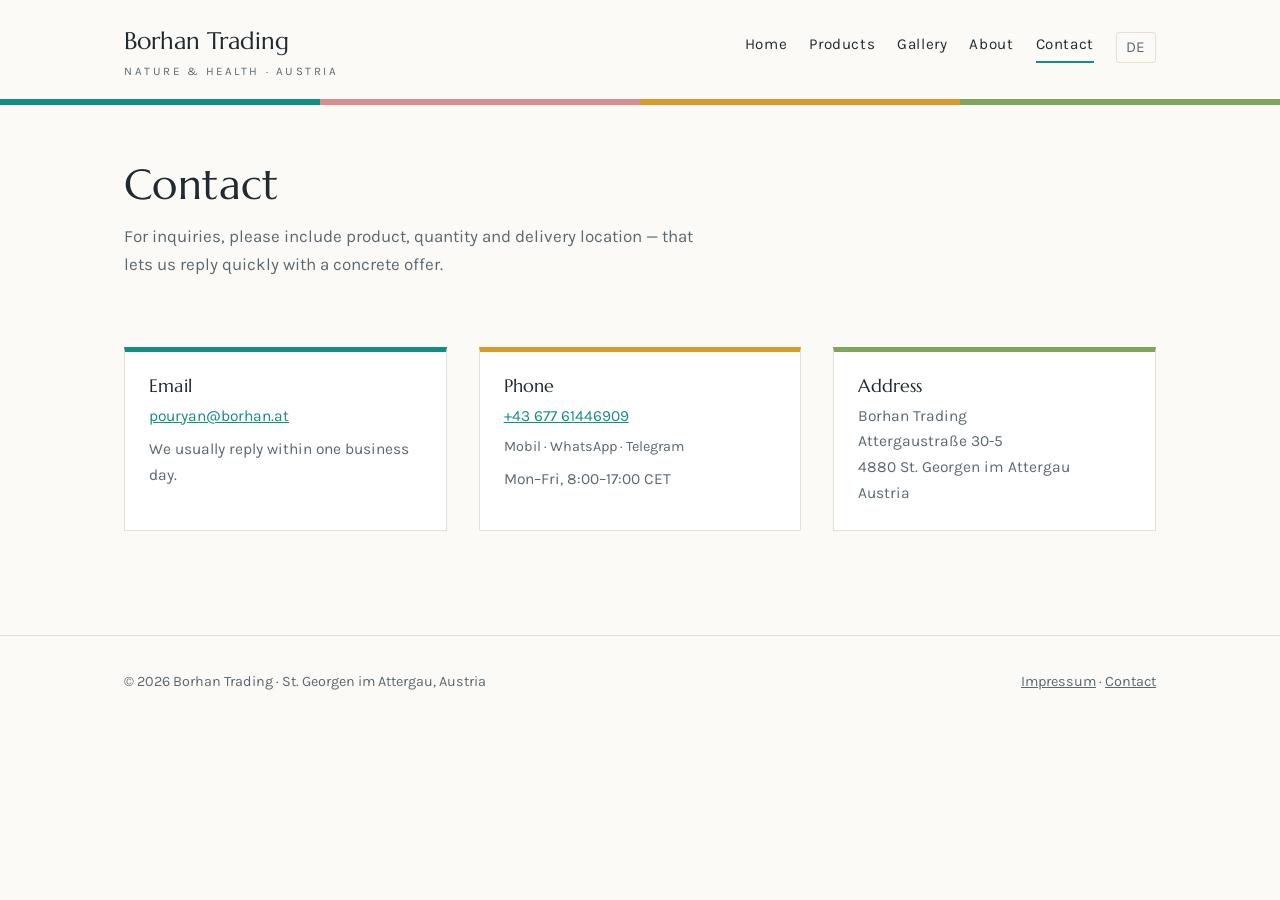
<file: en/contact.html>
<!DOCTYPE html>
<html lang="en">
<head>
  <meta charset="UTF-8">
  <meta name="viewport" content="width=device-width, initial-scale=1.0">
  <title>Contact — Borhan Trading</title>
  <meta name="description" content="Contact Borhan Trading for inquiries about natural salts, gemstones, food specialties and custom sourcing.">
  <link rel="preconnect" href="https://fonts.googleapis.com">
  <link href="https://fonts.googleapis.com/css2?family=Marcellus&family=Karla:wght@400;700&display=swap" rel="stylesheet">
  <link rel="stylesheet" href="../css/style.css">
</head>
<body>

<header>
  <div class="wrap">
    <div class="topbar">
      <a class="brand" href="index.html">Borhan Trading
        <small>Nature &amp; Health · Austria</small>
      </a>
      <nav aria-label="Main navigation">
        <a href="index.html">Home</a>
        <a href="products.html">Products</a>
        <a href="gallery.html">Gallery</a>
        <a href="about.html">About</a>
        <a href="contact.html" aria-current="page">Contact</a>
        <a class="lang" href="../kontakt.html" lang="de">DE</a>
      </nav>
    </div>
  </div>
  <div class="spectrum" aria-hidden="true">
    <span class="s1"></span><span class="s2"></span><span class="s3"></span><span class="s4"></span>
  </div>
</header>

<main>
  <div class="wrap">

    <div class="page-head">
      <h1>Contact</h1>
      <p class="section-lead" style="margin-top:14px;">For inquiries, please
         include product, quantity and delivery location — that lets us reply
         quickly with a concrete offer.</p>
    </div>

    <section style="padding-top:20px;">
      <div class="contact-grid">
        <div class="contact-card" style="border-top:5px solid var(--firoza);">
          <h3>Email</h3>
          <p><a href="mailto:pouryan@borhan.at">pouryan@borhan.at</a></p>
          <p style="margin-top:8px;">We usually reply within one business day.</p>
        </div>

        <div class="contact-card" style="border-top:5px solid var(--safran);">
          <h3>Phone</h3>
          <!-- TODO: شماره تلفن -->
          <p><a href="tel:+4367761446909">+43 677 61446909</a></p>
          <p style="margin-top:6px;font-size:0.9rem;">Mobil · WhatsApp · Telegram</p>
          <p style="margin-top:8px;">Mon–Fri, 8:00–17:00 CET</p>
        </div>

        <div class="contact-card" style="border-top:5px solid var(--pistazie);">
          <h3>Address</h3>
          <p>Borhan Trading<br>
             Attergaustraße 30-5<br>
             4880 St. Georgen im Attergau<br>
             Austria</p>
        </div>
      </div>
    </section>

  </div>
</main>

<footer>
  <div class="wrap foot">
    <span>© 2026 Borhan Trading · St. Georgen im Attergau, Austria</span>
    <span><a href="../impressum.html">Impressum</a> · <a href="contact.html">Contact</a></span>
  </div>
</footer>

</body>
</html>
</file>
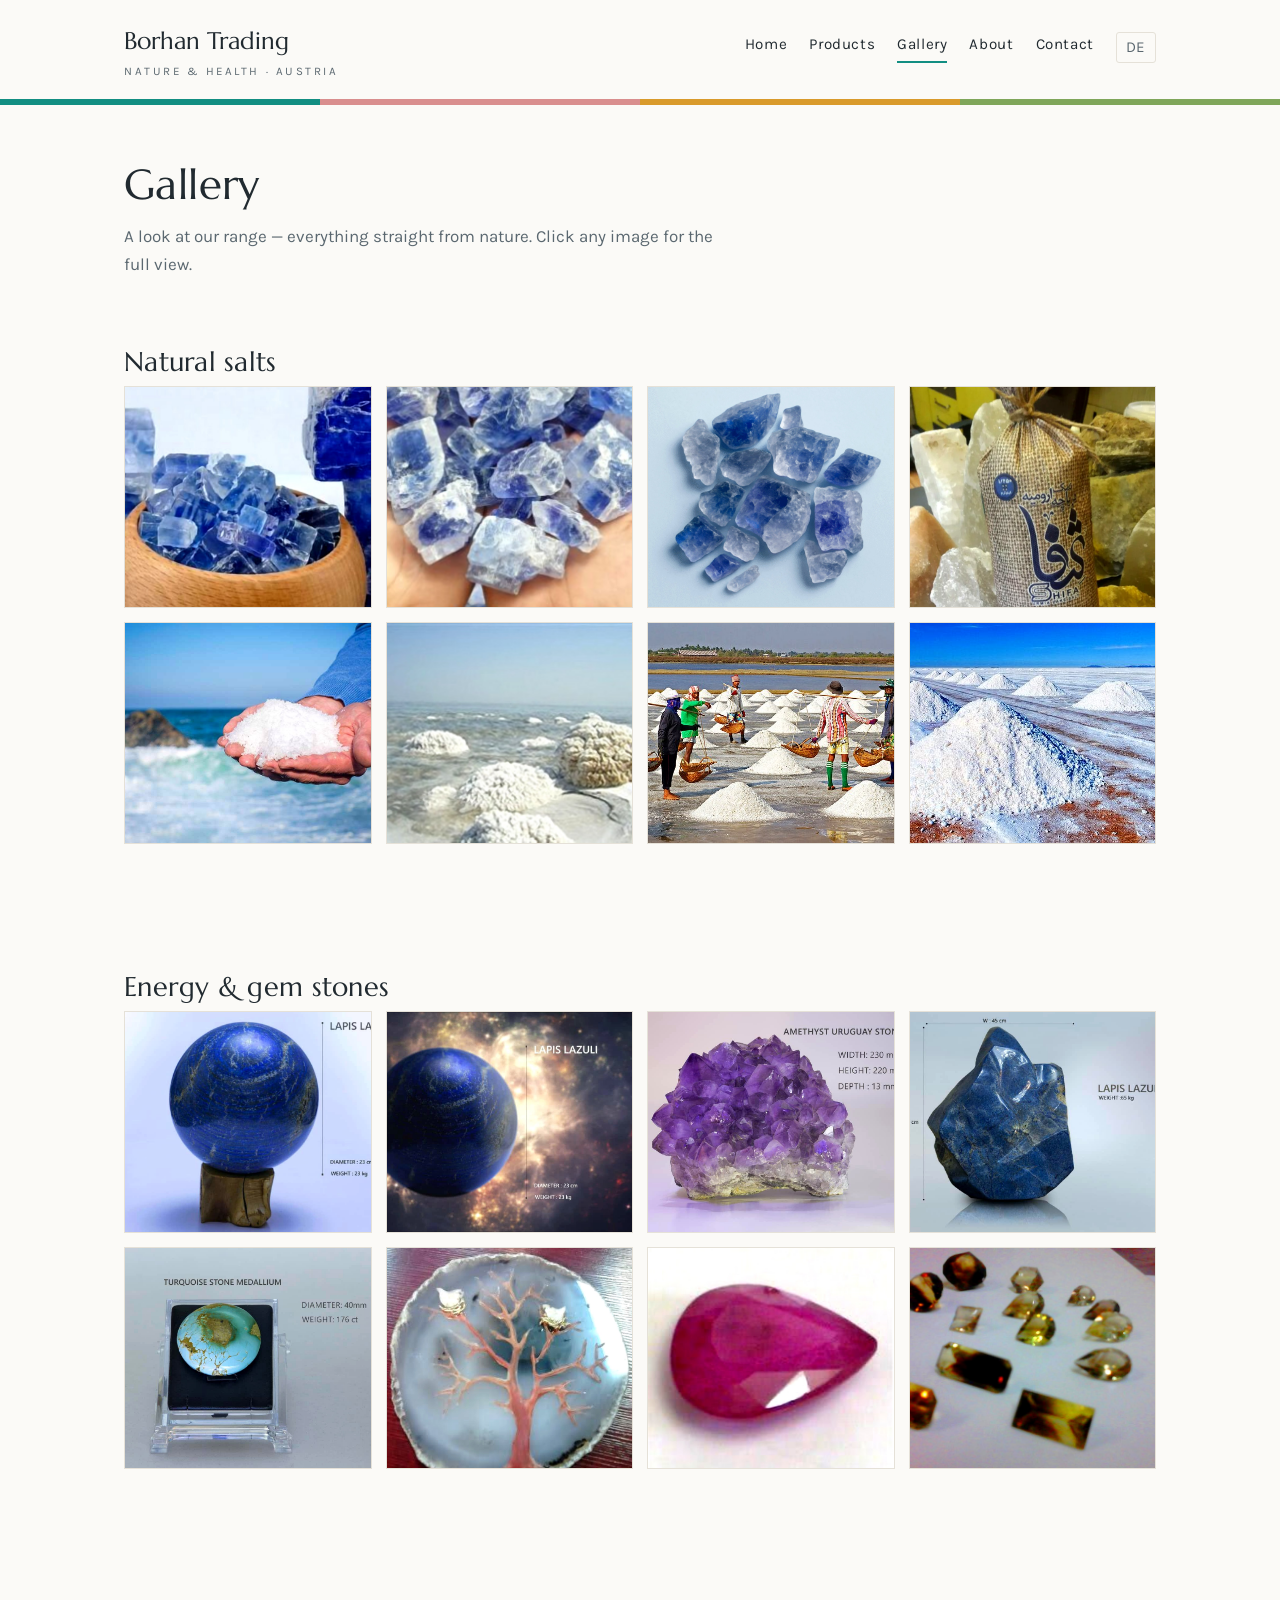
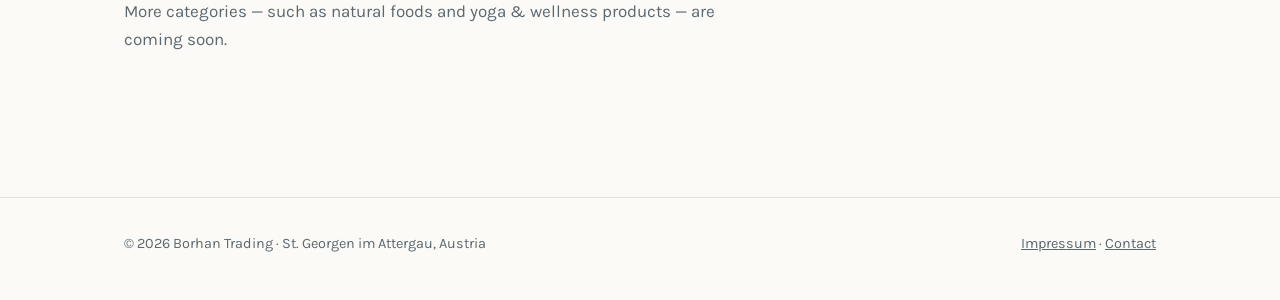
<file: en/gallery.html>
<!DOCTYPE html>
<html lang="en">
<head>
  <meta charset="UTF-8">
  <meta name="viewport" content="width=device-width, initial-scale=1.0">
  <title>Gallery — Borhan Trading</title>
  <meta name="description" content="Photo gallery of Borhan Trading: natural salts, energy and gem stones — 100 % natural products.">
  <link rel="preconnect" href="https://fonts.googleapis.com">
  <link href="https://fonts.googleapis.com/css2?family=Marcellus&family=Karla:wght@400;700&display=swap" rel="stylesheet">
  <link rel="stylesheet" href="../css/style.css">
</head>
<body>

<header>
  <div class="wrap">
    <div class="topbar">
      <a class="brand" href="index.html">Borhan Trading
        <small>Nature &amp; Health · Austria</small>
      </a>
      <nav aria-label="Main navigation">
        <a href="index.html">Home</a>
        <a href="products.html">Products</a>
        <a href="gallery.html" aria-current="page">Gallery</a>
        <a href="about.html">About</a>
        <a href="contact.html">Contact</a>
        <a class="lang" href="../galerie.html" lang="de">DE</a>
      </nav>
    </div>
  </div>
  <div class="spectrum" aria-hidden="true">
    <span class="s1"></span><span class="s2"></span><span class="s3"></span><span class="s4"></span>
  </div>
</header>

<main>
  <div class="wrap">

    <div class="page-head">
      <h1>Gallery</h1>
      <p class="section-lead" style="margin-top:14px;">A look at our range — everything straight
         from nature. Click any image for the full view.</p>
    </div>

    <section aria-labelledby="g-salz" style="padding-top:20px;">
      <h2 class="section-title" id="g-salz">Natural salts</h2>
      <div class="stone-grid">
        <a href="../images/salt-1.jpg"><img src="../images/salt-1.jpg" alt="Blue crystal salt in a wooden bowl" loading="lazy"></a>
        <a href="../images/salt-2.jpg"><img src="../images/salt-2.jpg" alt="Blue salt crystals, raw" loading="lazy"></a>
        <a href="../images/salt-3.jpg"><img src="../images/salt-3.jpg" alt="Blue salt chunks" loading="lazy"></a>
        <a href="../images/salt-4.jpg"><img src="../images/salt-4.jpg" alt="Urmia Lake salt — jute bag" loading="lazy"></a>
        <a href="../images/salt-5.jpg"><img src="../images/salt-5.jpg" alt="Sea salt flakes" loading="lazy"></a>
        <a href="../images/salt-6.jpg"><img src="../images/salt-6.jpg" alt="Salt formations at Lake Urmia" loading="lazy"></a>
        <a href="../images/salt-7.jpg"><img src="../images/salt-7.jpg" alt="Traditional salt harvest" loading="lazy"></a>
        <a href="../images/salt-8.jpg"><img src="../images/salt-8.jpg" alt="Salt mounds on the salt flat" loading="lazy"></a>
      </div>
    </section>

    <section aria-labelledby="g-steine">
      <h2 class="section-title" id="g-steine">Energy &amp; gem stones</h2>
      <div class="stone-grid">
        <a href="../images/stone-1.jpg"><img src="../images/stone-1.jpg" alt="Lapis lazuli sphere, 23 cm, 23 kg" loading="lazy"></a>
        <a href="../images/stone-2.jpg"><img src="../images/stone-2.jpg" alt="Lapis lazuli sphere — detail" loading="lazy"></a>
        <a href="../images/stone-3.jpg"><img src="../images/stone-3.jpg" alt="Amethyst druse, 230 × 220 mm" loading="lazy"></a>
        <a href="../images/stone-4.jpg"><img src="../images/stone-4.jpg" alt="Lapis lazuli rough stone, 65 kg" loading="lazy"></a>
        <a href="../images/stone-5.jpg"><img src="../images/stone-5.jpg" alt="Turquoise medallion, 40 mm, 176 ct" loading="lazy"></a>
        <a href="../images/stone-6.jpg"><img src="../images/stone-6.jpg" alt="Agate slice with tree motif" loading="lazy"></a>
        <a href="../images/stone-7.jpg"><img src="../images/stone-7.jpg" alt="Pear-cut ruby" loading="lazy"></a>
        <a href="../images/stone-8.jpg"><img src="../images/stone-8.jpg" alt="Faceted gemstones — selection" loading="lazy"></a>
      </div>
    </section>

    <section>
      <p class="section-lead">More categories — such as natural foods and yoga &amp; wellness
         products — are coming soon.</p>
    </section>

  </div>
</main>

<footer>
  <div class="wrap foot">
    <span>© 2026 Borhan Trading · St. Georgen im Attergau, Austria</span>
    <span><a href="../impressum.html">Impressum</a> · <a href="contact.html">Contact</a></span>
  </div>
</footer>

</body>
</html>
</file>
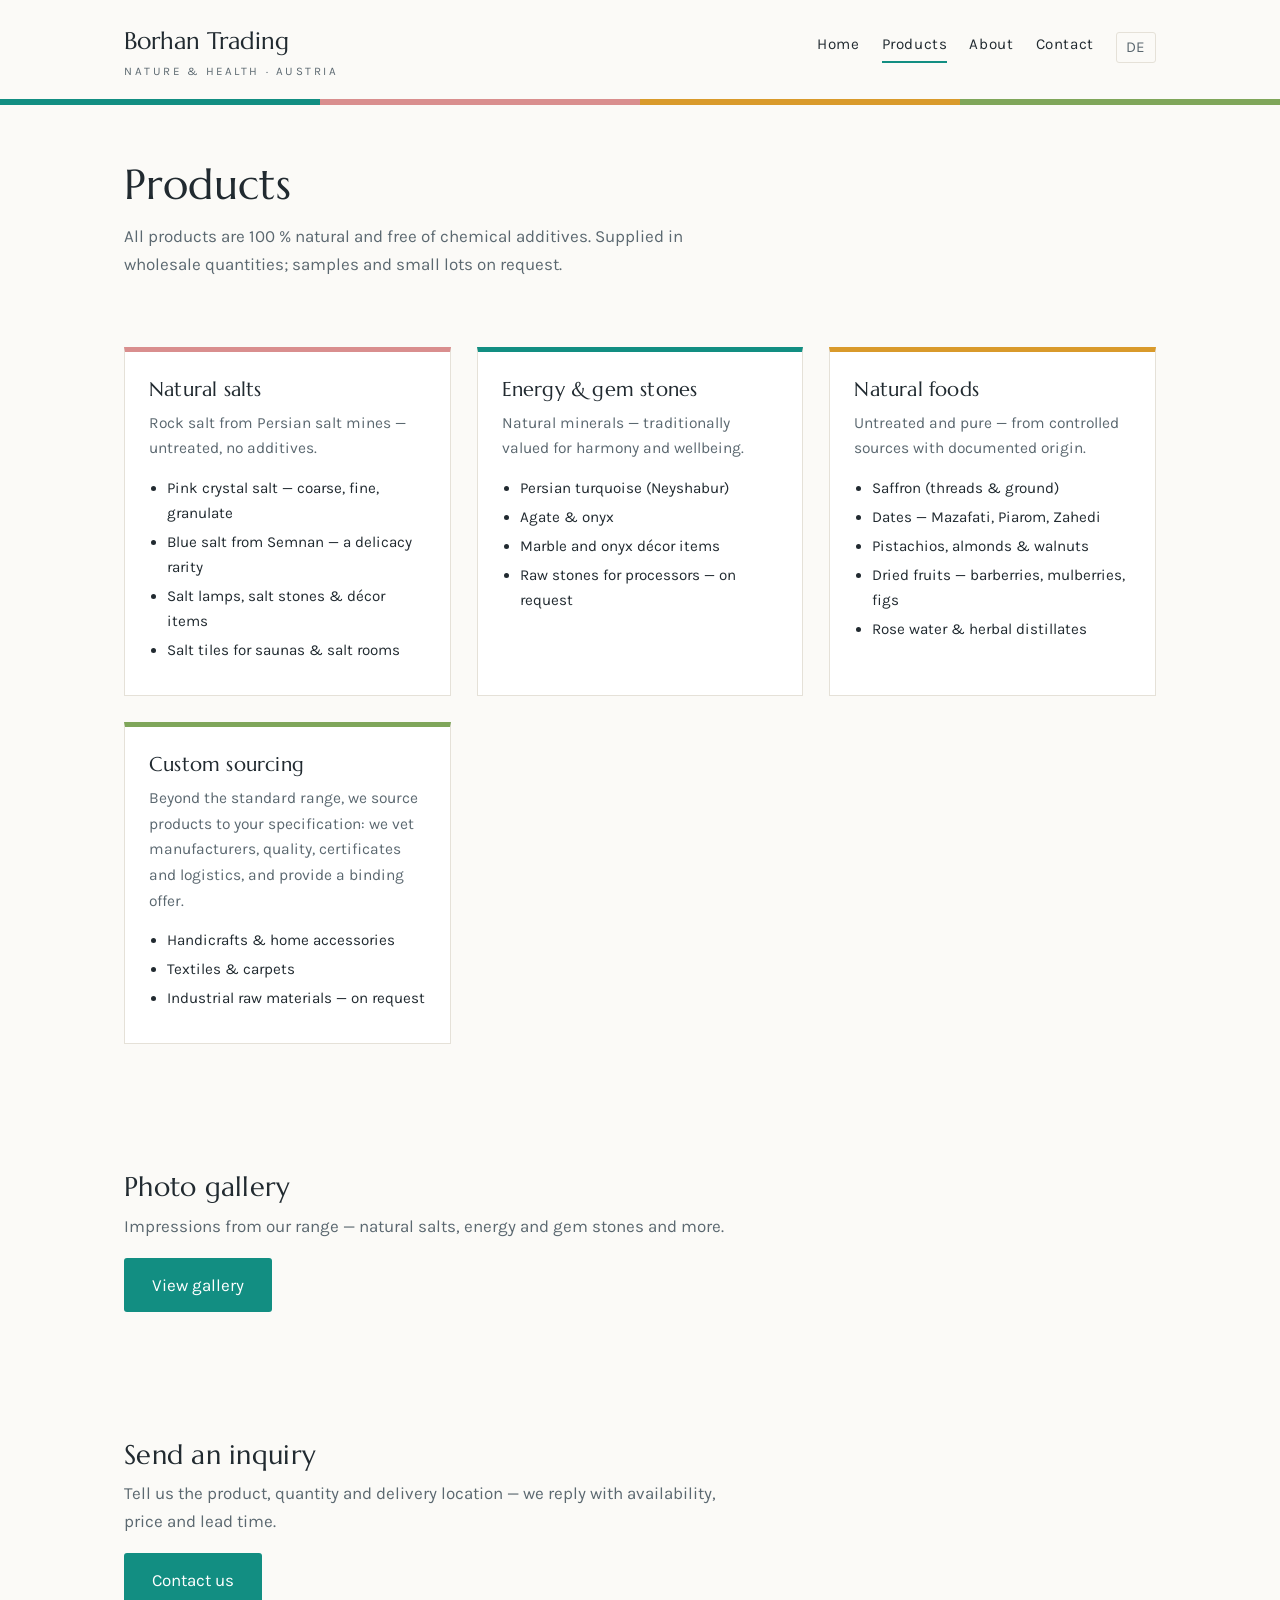
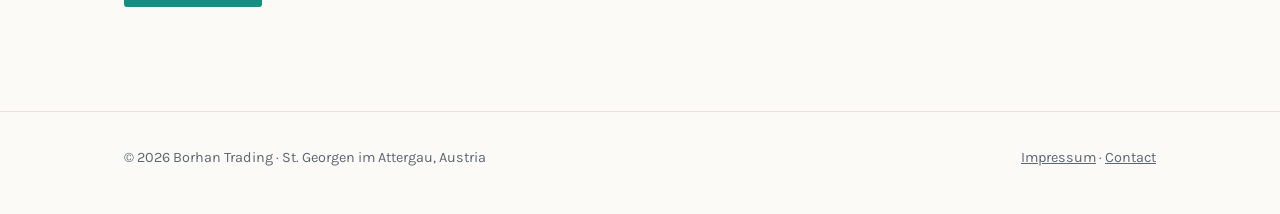
<file: en/products.html>
<!DOCTYPE html>
<html lang="en">
<head>
  <meta charset="UTF-8">
  <meta name="viewport" content="width=device-width, initial-scale=1.0">
  <title>Products — Borhan Trading</title>
  <meta name="description" content="Product lines of Borhan Trading: natural salts, gem and decorative stones, food specialties and custom sourcing from Iran.">
  <link rel="preconnect" href="https://fonts.googleapis.com">
  <link href="https://fonts.googleapis.com/css2?family=Marcellus&family=Karla:wght@400;700&display=swap" rel="stylesheet">
  <link rel="stylesheet" href="../css/style.css">
</head>
<body>

<header>
  <div class="wrap">
    <div class="topbar">
      <a class="brand" href="index.html">Borhan Trading
        <small>Nature &amp; Health · Austria</small>
      </a>
      <nav aria-label="Main navigation">
        <a href="index.html">Home</a>
        <a href="products.html" aria-current="page">Products</a>
        <a href="about.html">About</a>
        <a href="contact.html">Contact</a>
        <a class="lang" href="../produkte.html" lang="de">DE</a>
      </nav>
    </div>
  </div>
  <div class="spectrum" aria-hidden="true">
    <span class="s1"></span><span class="s2"></span><span class="s3"></span><span class="s4"></span>
  </div>
</header>

<main>
  <div class="wrap">

    <div class="page-head">
      <h1>Products</h1>
      <p class="section-lead" style="margin-top:14px;">All products are 100 %
         natural and free of chemical additives. Supplied in wholesale
         quantities; samples and small lots on request.</p>
    </div>

    <section style="padding-top:20px;">
      <div class="cats">

        <article class="cat" style="border-top-color: var(--salz);">
          <h3>Natural salts</h3>
          <p>Rock salt from Persian salt mines — untreated, no additives.</p>
          <ul>
            <li>Pink crystal salt — coarse, fine, granulate</li>
            <li>Blue salt from Semnan — a delicacy rarity</li>
            <li>Salt lamps, salt stones &amp; décor items</li>
            <li>Salt tiles for saunas &amp; salt rooms</li>
          </ul>
        </article>

        <article class="cat" style="border-top-color: var(--firoza);">
          <h3>Energy &amp; gem stones</h3>
          <p>Natural minerals — traditionally valued for harmony and wellbeing.</p>
          <ul>
            <li>Persian turquoise (Neyshabur)</li>
            <li>Agate &amp; onyx</li>
            <li>Marble and onyx décor items</li>
            <li>Raw stones for processors — on request</li>
          </ul>
        </article>

        <article class="cat" style="border-top-color: var(--safran);">
          <h3>Natural foods</h3>
          <p>Untreated and pure — from controlled sources with documented origin.</p>
          <ul>
            <li>Saffron (threads &amp; ground)</li>
            <li>Dates — Mazafati, Piarom, Zahedi</li>
            <li>Pistachios, almonds &amp; walnuts</li>
            <li>Dried fruits — barberries, mulberries, figs</li>
            <li>Rose water &amp; herbal distillates</li>
          </ul>
        </article>

        <article class="cat" style="border-top-color: var(--pistazie);">
          <h3>Custom sourcing</h3>
          <p>Beyond the standard range, we source products to your
             specification: we vet manufacturers, quality, certificates and
             logistics, and provide a binding offer.</p>
          <ul>
            <li>Handicrafts &amp; home accessories</li>
            <li>Textiles &amp; carpets</li>
            <li>Industrial raw materials — on request</li>
          </ul>
        </article>

      </div>
    </section>

    <section aria-labelledby="gal-teaser">
      <h2 class="section-title" id="gal-teaser">Photo gallery</h2>
      <p class="section-lead" style="margin-bottom:18px;">Impressions from our
         range — natural salts, energy and gem stones and more.</p>
      <a class="cta" href="gallery.html" style="display:inline-block;background:var(--firoza);color:#fff;text-decoration:none;padding:13px 28px;border-radius:3px;">View gallery</a>
    </section>

    <section>
      <h2 class="section-title">Send an inquiry</h2>
      <p class="section-lead" style="margin-bottom:18px;">Tell us the product,
         quantity and delivery location — we reply with availability, price
         and lead time.</p>
      <a class="cta" href="contact.html" style="display:inline-block;background:var(--firoza);color:#fff;text-decoration:none;padding:13px 28px;border-radius:3px;">Contact us</a>
    </section>

  </div>
</main>

<footer>
  <div class="wrap foot">
    <span>© 2026 Borhan Trading · St. Georgen im Attergau, Austria</span>
    <span><a href="../impressum.html">Impressum</a> · <a href="contact.html">Contact</a></span>
  </div>
</footer>

</body>
</html>
</file>
<file: css/style.css>
/* ============================================================
   Borhan Trading — استایل اصلی سایت
   پالت رنگی از خودِ محصولات گرفته شده:
   فیروزه‌ای (سنگ فیروزه)، صورتی نمکی، زعفرانی، پسته‌ای
   هر دسته‌ی محصول یک رنگ دارد — برای افزودن دسته‌ی جدید
   فقط یک متغیر رنگ و یک کارت اضافه کنید.
   ============================================================ */

:root {
  --ink: #212a30;        /* رنگ متن اصلی */
  --ink-soft: #5b6870;   /* متن کم‌رنگ‌تر */
  --paper: #fbfaf7;      /* پس‌زمینه */
  --line: #e5e1d8;       /* خطوط جداکننده */

  /* رنگ دسته‌های محصول — دسته‌ی جدید = رنگ جدید اینجا */
  --firoza: #128e82;     /* فیروزه‌ای: سنگ‌های قیمتی */
  --salz: #d98e8e;       /* صورتی نمکی: نمک‌های طبیعی */
  --safran: #d99a2b;     /* زعفرانی: مواد غذایی */
  --pistazie: #7fa65a;   /* پسته‌ای: سایر محصولات */

  --max: 1080px;
}

* { margin: 0; padding: 0; box-sizing: border-box; }

html { scroll-behavior: smooth; }
@media (prefers-reduced-motion: reduce) {
  html { scroll-behavior: auto; }
  * { animation: none !important; transition: none !important; }
}

body {
  font-family: "Karla", "Segoe UI", sans-serif;
  font-size: 17px;
  line-height: 1.65;
  color: var(--ink);
  background: var(--paper);
}

h1, h2, h3 {
  font-family: "Marcellus", Georgia, serif;
  font-weight: 400;
  line-height: 1.15;
  letter-spacing: 0.01em;
}

a { color: var(--firoza); }
a:focus-visible { outline: 2px solid var(--firoza); outline-offset: 3px; }

.wrap { max-width: var(--max); margin: 0 auto; padding: 0 24px; }

/* ---------- نوار رنگیِ امضای سایت (طیف مواد) ---------- */
.spectrum {
  display: flex; height: 6px;
}
.spectrum span { flex: 1; }
.spectrum .s1 { background: var(--firoza); }
.spectrum .s2 { background: var(--salz); }
.spectrum .s3 { background: var(--safran); }
.spectrum .s4 { background: var(--pistazie); }

/* ---------- سربرگ ---------- */
header { background: var(--paper); }

.topbar {
  display: flex; align-items: baseline; justify-content: space-between;
  padding: 22px 0 18px; gap: 16px; flex-wrap: wrap;
}
.brand {
  font-family: "Marcellus", Georgia, serif;
  font-size: 1.5rem; color: var(--ink); text-decoration: none;
}
.brand small {
  display: block; font-family: "Karla", sans-serif;
  font-size: 0.72rem; letter-spacing: 0.22em; text-transform: uppercase;
  color: var(--ink-soft);
}
nav { display: flex; gap: 22px; flex-wrap: wrap; }
nav a {
  color: var(--ink); text-decoration: none; font-size: 0.95rem;
  letter-spacing: 0.04em; padding-bottom: 3px;
  border-bottom: 2px solid transparent;
}
nav a:hover, nav a[aria-current="page"] { border-bottom-color: var(--firoza); }
nav a.lang { color: var(--ink-soft); border: 1px solid var(--line); border-radius: 3px; padding: 2px 9px; }
nav a.lang:hover { border-color: var(--firoza); color: var(--firoza); }

/* ---------- بخش قهرمان (Hero) ---------- */
.hero { padding: 84px 0 72px; border-bottom: 1px solid var(--line); }
.hero h1 { font-size: clamp(2rem, 5.4vw, 3.4rem); max-width: 17ch; }
.hero p {
  margin-top: 22px; max-width: 54ch; font-size: 1.1rem; color: var(--ink-soft);
}
.hero .cta {
  display: inline-block; margin-top: 34px;
  background: var(--firoza); color: #fff; text-decoration: none;
  padding: 13px 28px; border-radius: 3px; letter-spacing: 0.03em;
}
.hero .cta:hover { background: #0d6f66; }

/* ---------- بخش‌های عمومی ---------- */
section { padding: 64px 0; }
.section-title { font-size: 1.7rem; margin-bottom: 8px; }
.section-lead { color: var(--ink-soft); max-width: 60ch; margin-bottom: 40px; }

/* ---------- کارت‌های دسته‌بندی محصول ----------
   افزودن دسته‌ی جدید: یک <article class="cat"> کپی کنید
   و رنگ نوار بالای آن را با style تعیین کنید. */
.cats {
  display: grid; gap: 26px;
  grid-template-columns: repeat(auto-fit, minmax(240px, 1fr));
}
.cat {
  background: #fff; border: 1px solid var(--line);
  border-top: 5px solid var(--firoza);
  padding: 26px 24px 28px;
}
.cat h3 { font-size: 1.25rem; margin-bottom: 10px; }
.cat p { font-size: 0.97rem; color: var(--ink-soft); }
.cat ul { margin: 14px 0 0 18px; font-size: 0.95rem; color: var(--ink); }
.cat li { margin-bottom: 4px; }

/* ---------- بخش دوتایی (متن + نکات) ---------- */
.split { display: grid; gap: 44px; grid-template-columns: 1.2fr 1fr; align-items: start; }
@media (max-width: 760px) { .split { grid-template-columns: 1fr; } }
.facts { border-left: 3px solid var(--safran); padding-left: 22px; }
.facts dt { font-family: "Marcellus", serif; font-size: 1.05rem; margin-top: 18px; }
.facts dt:first-child { margin-top: 0; }
.facts dd { color: var(--ink-soft); font-size: 0.95rem; }

/* ---------- تماس ---------- */
.contact-grid { display: grid; gap: 32px; grid-template-columns: repeat(auto-fit, minmax(230px, 1fr)); }
.contact-card { border: 1px solid var(--line); background: #fff; padding: 24px; }
.contact-card h3 { font-size: 1.1rem; margin-bottom: 8px; }
.contact-card p { font-size: 0.97rem; color: var(--ink-soft); }

/* ---------- پابرگ ---------- */
footer {
  border-top: 1px solid var(--line); margin-top: 40px;
  padding: 34px 0 44px; font-size: 0.9rem; color: var(--ink-soft);
}
.foot { display: flex; justify-content: space-between; gap: 18px; flex-wrap: wrap; }
footer a { color: var(--ink-soft); }

/* ---------- صفحات داخلی ---------- */
.page-head { padding: 56px 0 8px; }
.page-head h1 { font-size: clamp(1.8rem, 4vw, 2.6rem); }

@media (max-width: 560px) {
  .hero { padding: 56px 0 48px; }
  section { padding: 44px 0; }
}


/* ---------- نسخه‌ی عکس‌دار Hero — عکس: images/hero.jpg ---------- */
.hero-photo {
  position: relative;
  background: linear-gradient(100deg, rgba(16,24,28,0.72) 0%, rgba(16,24,28,0.38) 55%, rgba(16,24,28,0.12) 100%),
              url("../images/hero.jpg") center/cover no-repeat;
  padding: 110px 0 96px;
  border-bottom: none;
}
.hero-photo h1 { color: #fff; }
.hero-photo p { color: #e8e6e0; }
.hero-photo .cta { background: var(--safran); }
.hero-photo .cta:hover { background: #b57e1e; }

/* ---------- ردیف عکس‌های اتریش ---------- */
.photo-row {
  display: grid; gap: 18px;
  grid-template-columns: repeat(auto-fit, minmax(220px, 1fr));
}
.photo-row figure { margin: 0; }
.photo-row figure { overflow: hidden; }
.photo-row img {
  width: 100%; height: 320px; object-fit: cover; display: block;
  border: 1px solid var(--line);
  transition: transform 0.5s ease;
}
.photo-row figure:hover img { transform: scale(1.05); }
.photo-row figcaption {
  font-size: 0.85rem; color: var(--ink-soft); padding-top: 8px;
}


/* ---------- گالری محصولات سنگ ---------- */
.stone-grid {
  display: grid; gap: 14px;
  grid-template-columns: repeat(auto-fill, minmax(200px, 1fr));
}
.stone-grid a { display: block; overflow: hidden; border: 1px solid var(--line); }
.stone-grid img {
  width: 100%; height: 220px; object-fit: cover; display: block;
  transition: transform 0.4s ease;
}
.stone-grid a:hover img { transform: scale(1.06); }
</file>
